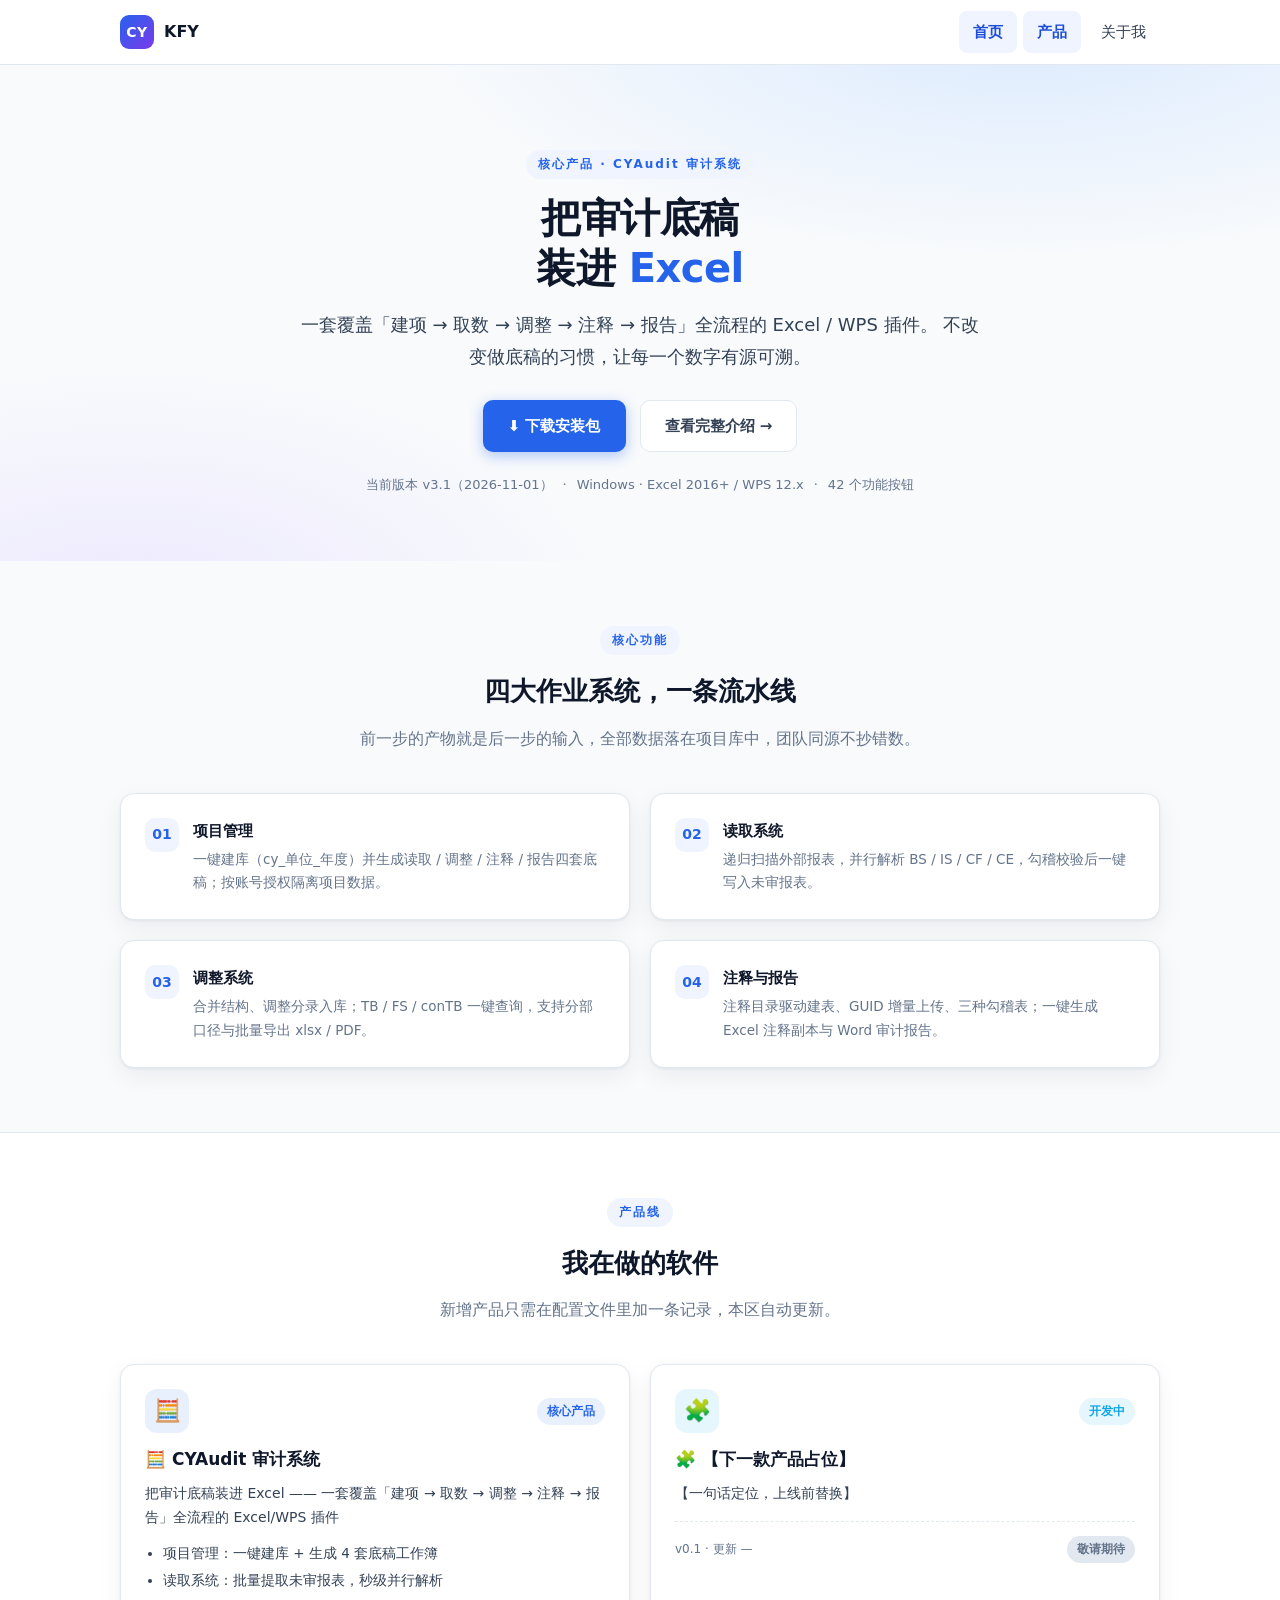
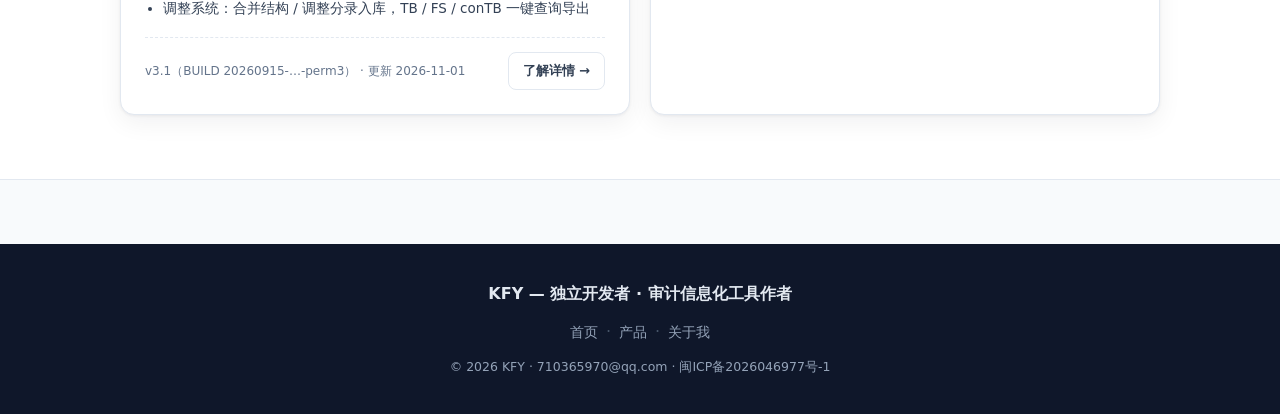
<file: index.html>
<!DOCTYPE html>
<html lang="zh-CN">
<head>
  <meta charset="UTF-8">
  <meta name="viewport" content="width=device-width, initial-scale=1.0">
  <title>CYAudit 审计系统 — KFY | 独立开发者</title>
  <meta name="description" content="CYAudit：把审计底稿装进 Excel 的全流程审计作业系统。个人开发者KFY的作品集与产品主页。">
  <link rel="stylesheet" href="assets/css/style.css">
</head>
<body>

  <header class="site-header" data-mount="header"></header>

  <!-- ═══════════ Hero：核心产品大版位 ═══════════ -->
  <section class="hero">
    <div class="container">
      <span class="eyebrow">核心产品 · CYAudit 审计系统</span>
      <h1>把审计底稿<br>装进 <span class="hl">Excel</span></h1>
      <p class="lead">
        一套覆盖「建项 → 取数 → 调整 → 注释 → 报告」全流程的 Excel / WPS 插件。
        不改变做底稿的习惯，让每一个数字有源可溯。
      </p>
      <div class="hero-cta">
        <a class="btn btn-primary" href="products/cyaudit.html#download">⬇ 下载安装包</a>
        <a class="btn btn-ghost" href="products/cyaudit.html">查看完整介绍 →</a>
      </div>
      <div class="hero-meta">
        <span>当前版本 v3.1（2026-11-01）</span>·<span>Windows · Excel 2016+ / WPS 12.x</span>·<span>42 个功能按钮</span>
      </div>
    </div>
  </section>

  <!-- ═══════════ 核心功能 ═══════════ -->
  <section class="section">
    <div class="container">
      <div class="section-head">
        <span class="eyebrow">核心功能</span>
        <h2>四大作业系统，一条流水线</h2>
        <p>前一步的产物就是后一步的输入，全部数据落在项目库中，团队同源不抄错数。</p>
      </div>
      <div class="grid grid-2">
        <div class="card feature-item"><span class="feature-num">01</span>
          <div><h3>项目管理</h3><p>一键建库（cy_单位_年度）并生成读取 / 调整 / 注释 / 报告四套底稿；按账号授权隔离项目数据。</p></div></div>
        <div class="card feature-item"><span class="feature-num">02</span>
          <div><h3>读取系统</h3><p>递归扫描外部报表，并行解析 BS / IS / CF / CE，勾稽校验后一键写入未审报表。</p></div></div>
        <div class="card feature-item"><span class="feature-num">03</span>
          <div><h3>调整系统</h3><p>合并结构、调整分录入库；TB / FS / conTB 一键查询，支持分部口径与批量导出 xlsx / PDF。</p></div></div>
        <div class="card feature-item"><span class="feature-num">04</span>
          <div><h3>注释与报告</h3><p>注释目录驱动建表、GUID 增量上传、三种勾稽表；一键生成 Excel 注释副本与 Word 审计报告。</p></div></div>
      </div>
    </div>
  </section>

  <!-- ═══════════ 产品总览（含其他产品，随 site-config.js 扩展） ═══════════ -->
  <section class="section section-alt">
    <div class="container">
      <div class="section-head">
        <span class="eyebrow">产品线</span>
        <h2>我在做的软件</h2>
        <p>新增产品只需在配置文件里加一条记录，本区自动更新。</p>
      </div>
      <div class="grid grid-2" data-mount="all-products"></div>
    </div>
  </section>

  <footer class="site-footer" data-mount="footer"></footer>
  <script src="assets/js/site-config.js"></script>
  <script src="assets/js/main.js"></script>
</body>
</html>
</file>
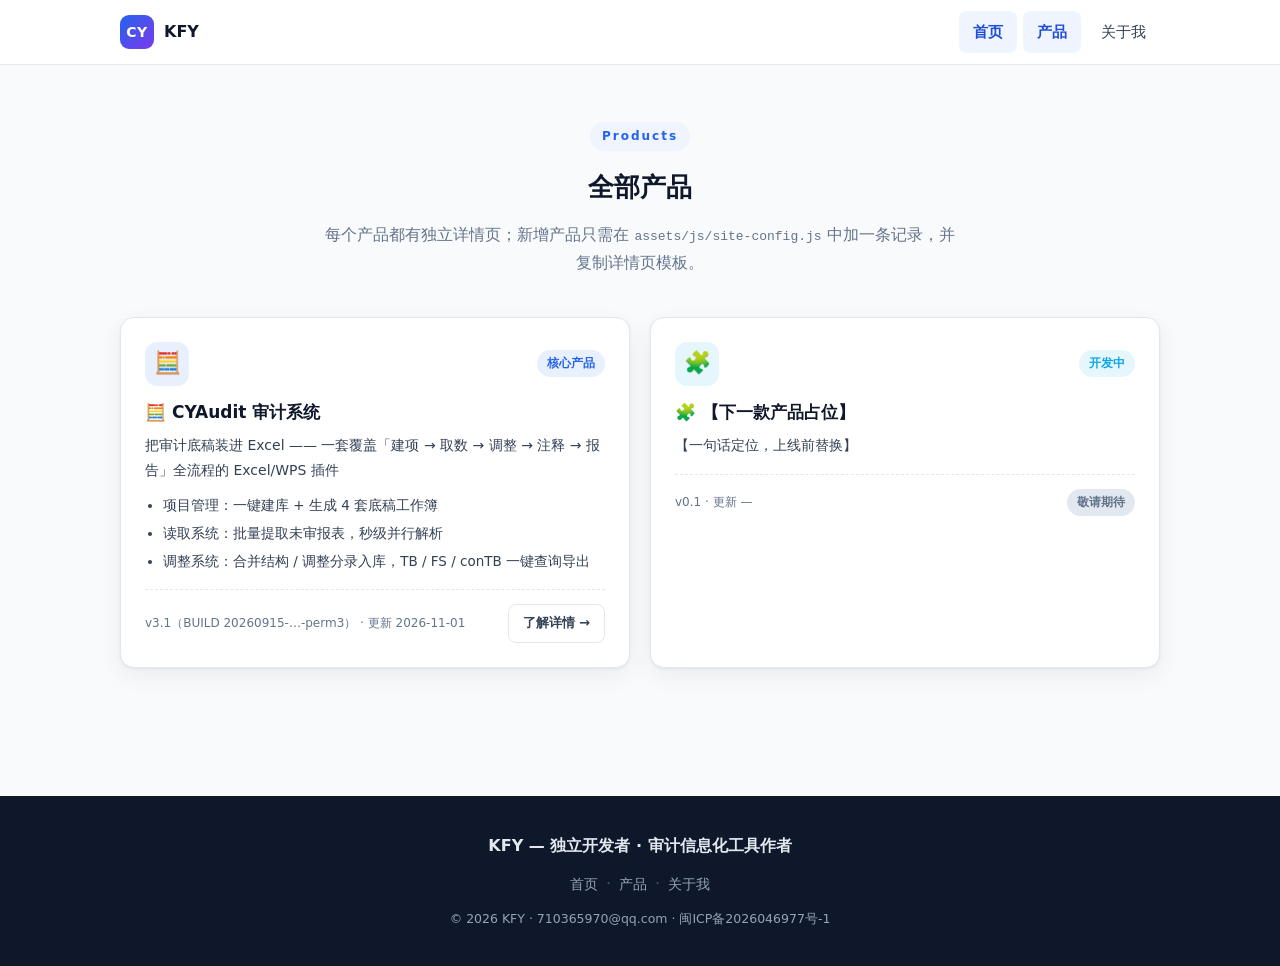
<file: products/index.html>
<!DOCTYPE html>
<html lang="zh-CN">
<head>
  <meta charset="UTF-8">
  <meta name="viewport" content="width=device-width, initial-scale=1.0">
  <title>产品列表 — 【你的名字】 | 独立开发者</title>
  <meta name="description" content="个人开发者的软件产品列表：CYAudit 审计系统及后续作品。">
  <link rel="stylesheet" href="../assets/css/style.css">
</head>
<body>

  <header class="site-header" data-mount="header"></header>

  <section class="section" style="padding-top:56px;">
    <div class="container">
      <div class="section-head">
        <span class="eyebrow">Products</span>
        <h2>全部产品</h2>
        <p>每个产品都有独立详情页；新增产品只需在 <code>assets/js/site-config.js</code> 中加一条记录，并复制详情页模板。</p>
      </div>
      <div class="grid grid-2" data-mount="all-products"></div>
    </div>
  </section>

  <footer class="site-footer" data-mount="footer"></footer>
  <script src="../assets/js/site-config.js"></script>
  <script src="../assets/js/main.js"></script>
</body>
</html>
</file>
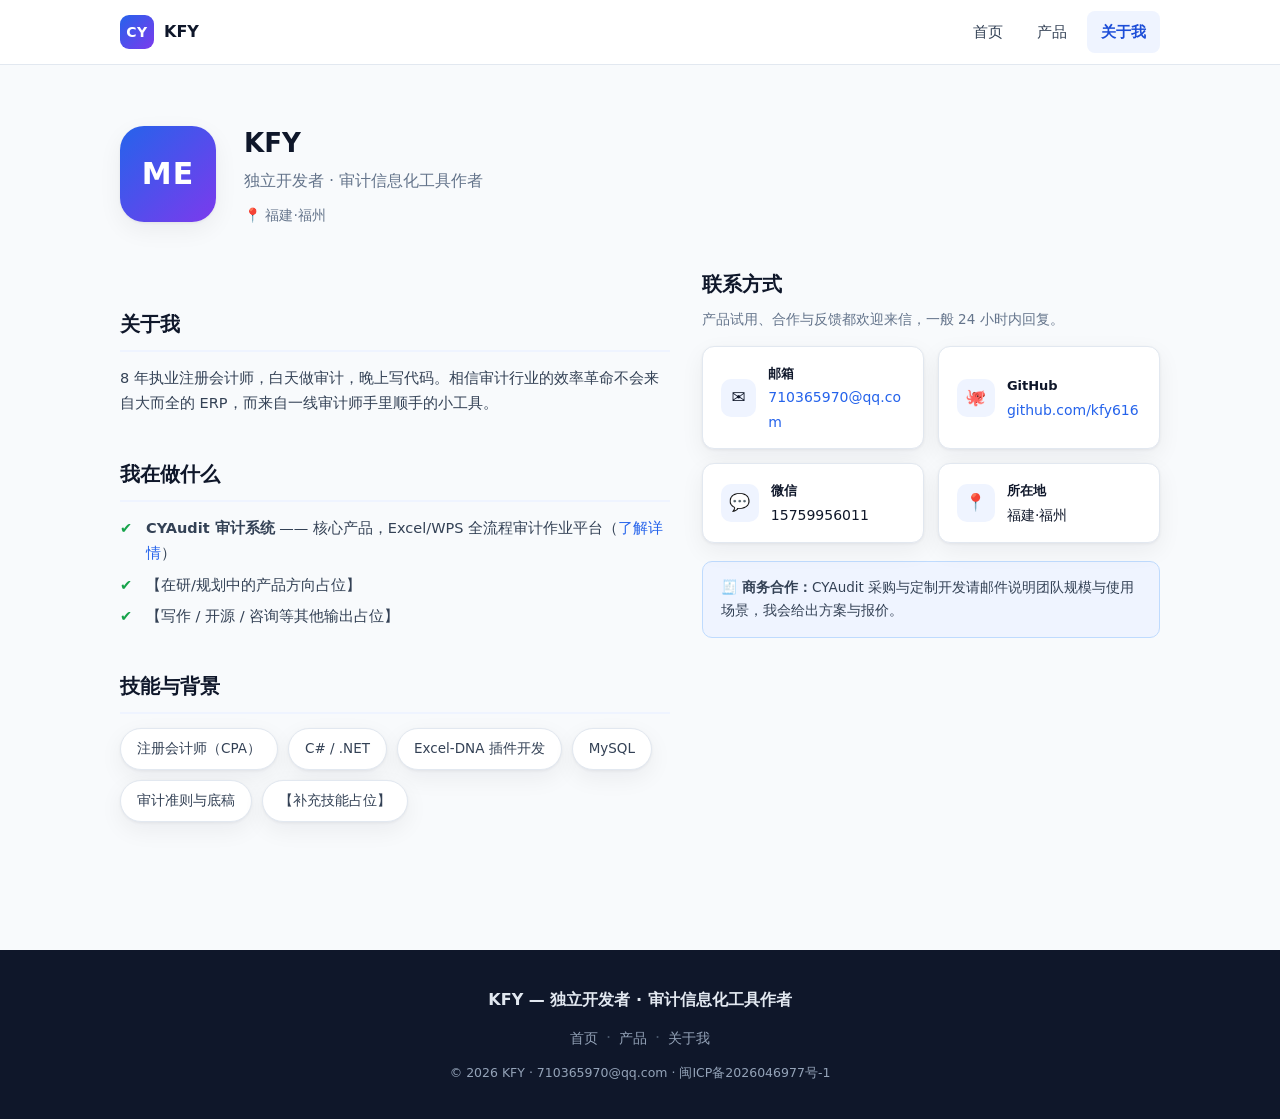
<file: about.html>
<!DOCTYPE html>
<html lang="zh-CN">
<head>
  <meta charset="UTF-8">
  <meta name="viewport" content="width=device-width, initial-scale=1.0">
  <title>关于我 — KFY | 独立开发者</title>
  <meta name="description" content="独立开发者KFY：审计信息化工具作者，CYAudit 作者。">
  <link rel="stylesheet" href="assets/css/style.css">
</head>
<body>

  <header class="site-header" data-mount="header"></header>

  <section class="section" style="padding-top:56px;">
    <div class="container">

      <div class="about-hero">
        <div class="avatar" data-about="avatar">ME</div>
        <div>
          <h1 style="font-size:26px;" data-about="name">KFY</h1>
          <p style="color:var(--ink-3);" data-about="title">独立开发者 · 审计信息化工具作者</p>
          <p style="margin-top:8px;font-size:14px;color:var(--ink-3);">📍 <span data-about="location">【城市】</span></p>
        </div>
      </div>

      <div class="two-col">
        <div class="prose">
          <h2>关于我</h2>
          <p data-about="bio">【一段 50–100 字的个人简介：例如「8 年执业注册会计师，白天做审计，晚上写代码。相信审计行业的效率革命不会来自大而全的 ERP，而来自一线审计师手里顺手的小工具。」】</p>
          <h2>我在做什么</h2>
          <ul class="check-list">
            <li><b>CYAudit 审计系统</b> —— 核心产品，Excel/WPS 全流程审计作业平台（<a href="products/cyaudit.html">了解详情</a>）</li>
            <li>【在研/规划中的产品方向占位】</li>
            <li>【写作 / 开源 / 咨询等其他输出占位】</li>
          </ul>
          <h2>技能与背景</h2>
          <div class="chips">
            <span class="chip">注册会计师（CPA）</span>
            <span class="chip">C# / .NET</span>
            <span class="chip">Excel-DNA 插件开发</span>
            <span class="chip">MySQL</span>
            <span class="chip">审计准则与底稿</span>
            <span class="chip">【补充技能占位】</span>
          </div>
        </div>

        <div>
          <h2 style="font-size:20px;margin-bottom:6px;">联系方式</h2>
          <p style="font-size:13.5px;color:var(--ink-3);">产品试用、合作与反馈都欢迎来信，一般 24 小时内回复。</p>
          <div class="contact-list">
            <div class="contact-item"><span class="ci-icon">✉️</span>
              <div><b style="font-size:13px;">邮箱</b><br><a data-about="mail-link" href="mailto:you@example.com" data-about="email">710365970@qq.com</a></div></div>
            <div class="contact-item"><span class="ci-icon">🐙</span>
              <div><b style="font-size:13px;">GitHub</b><br><a data-about="github" href="https://github.com/kfy616" target="_blank" rel="noopener">github.com/kfy616</a></div></div>
            <div class="contact-item"><span class="ci-icon">💬</span>
              <div><b style="font-size:13px;">微信</b><br><span data-about="wechat">15759956011</span></div></div>
            <div class="contact-item"><span class="ci-icon">📍</span>
              <div><b style="font-size:13px;">所在地</b><br><span data-about="location">福建·福州</span></div></div>
          </div>
          <div class="note-box" style="margin-top:18px;">
            🧾 <b>商务合作：</b>CYAudit 采购与定制开发请邮件说明团队规模与使用场景，我会给出方案与报价。
          </div>
        </div>
      </div>

    </div>
  </section>

  <footer class="site-footer" data-mount="footer"></footer>
  <script src="assets/js/site-config.js"></script>
  <script src="assets/js/main.js"></script>
</body>
</html>
</file>
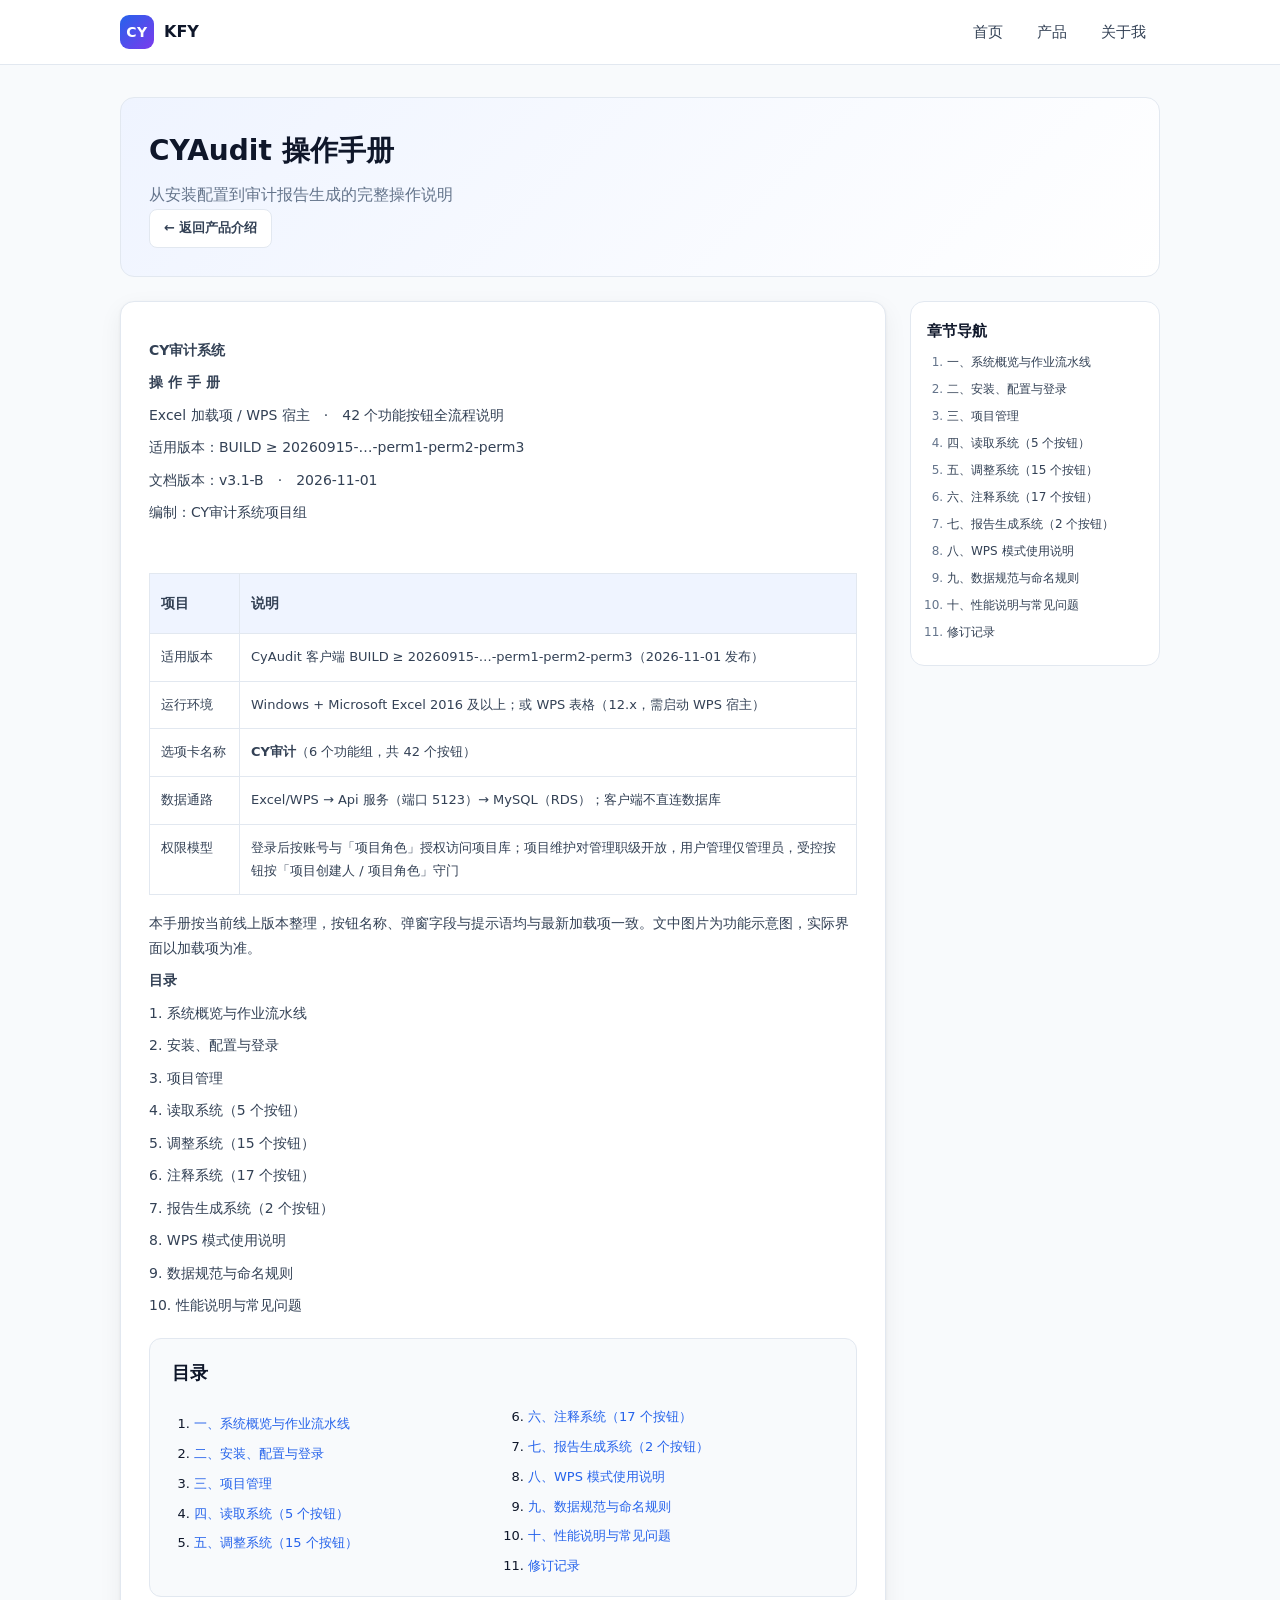
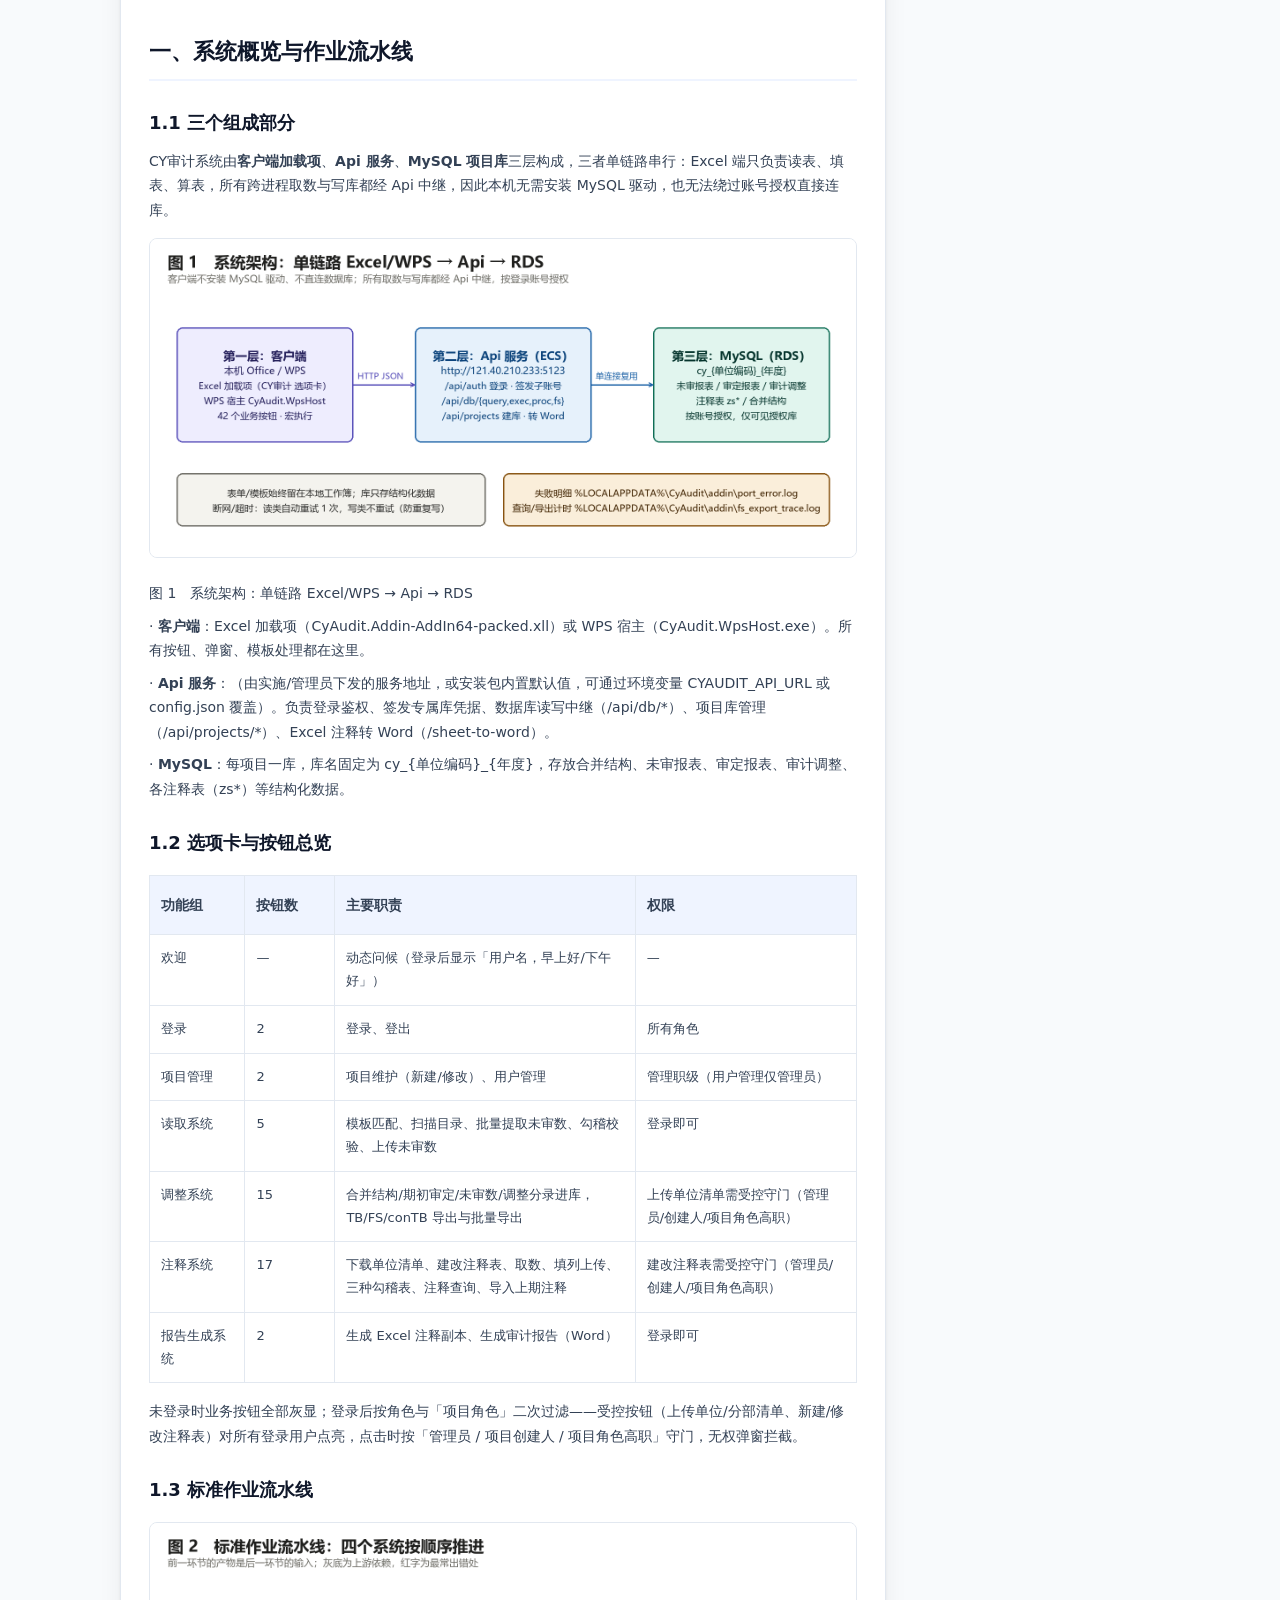
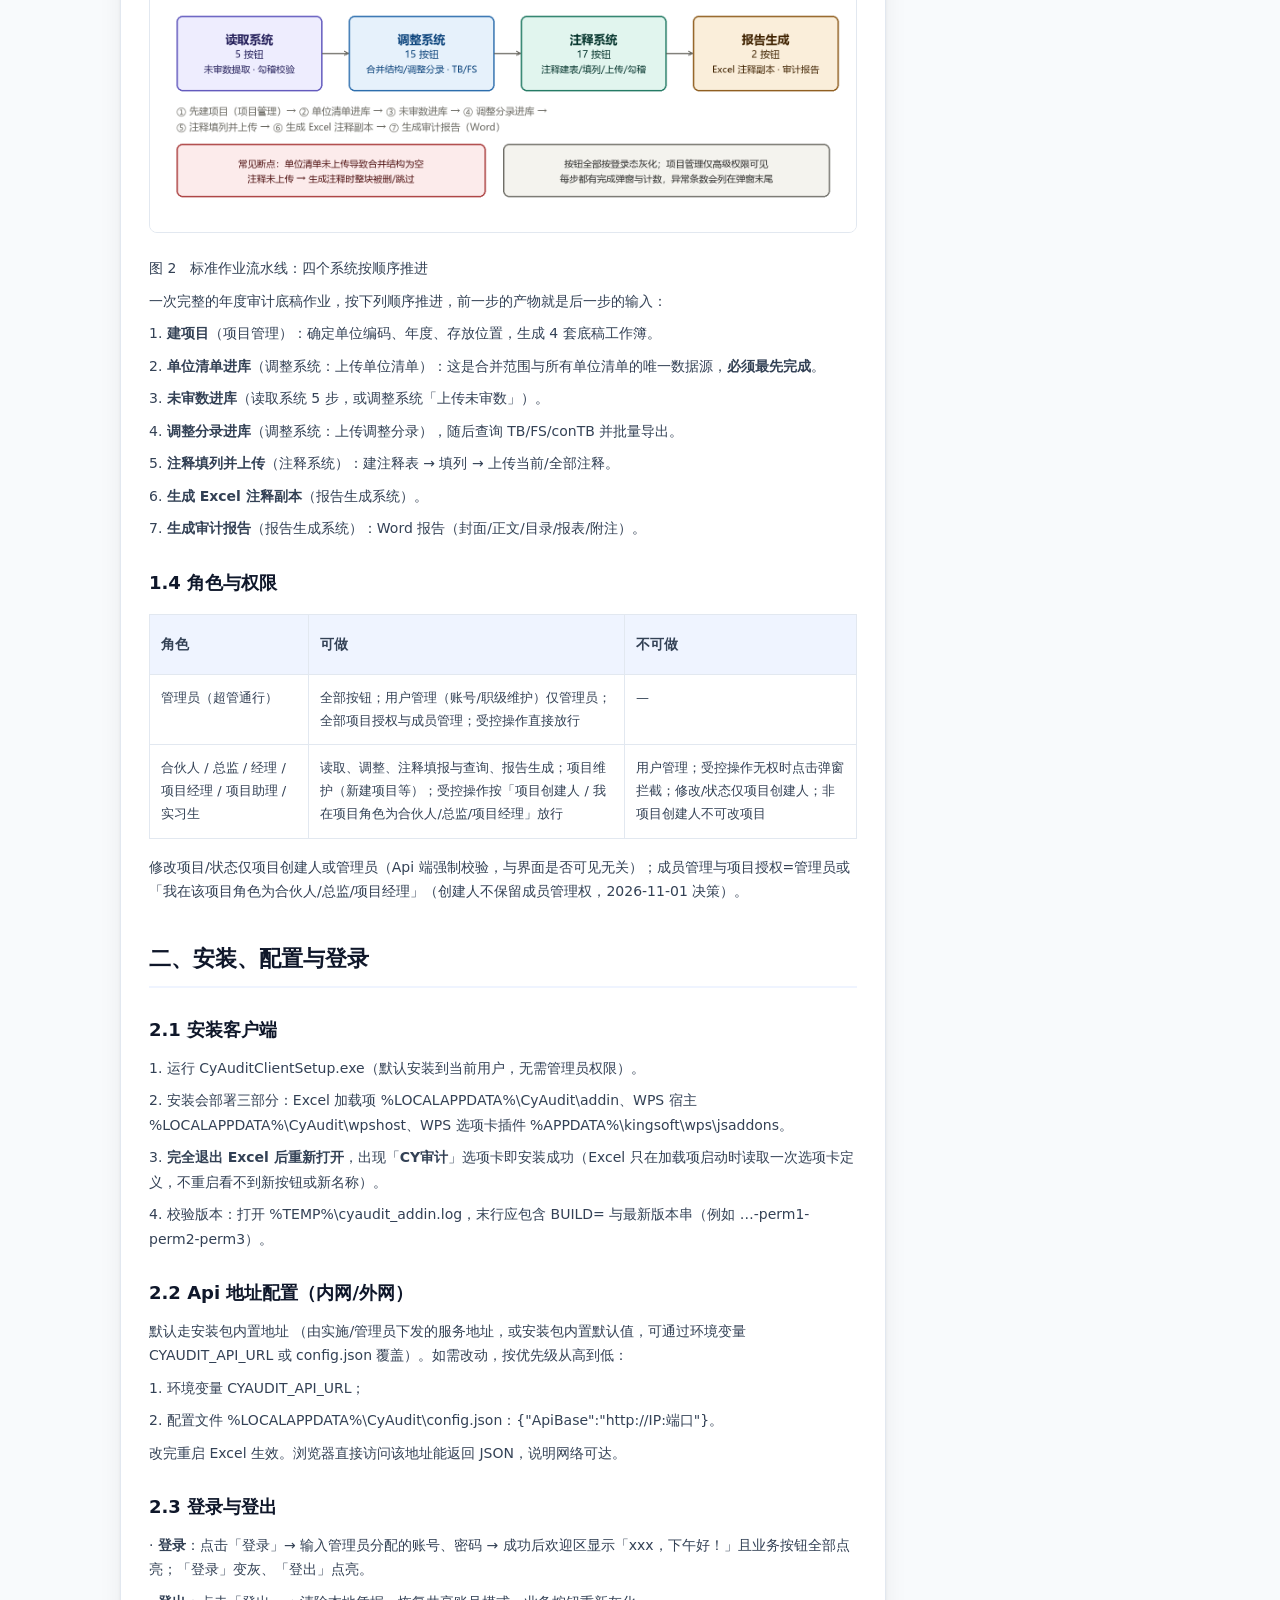
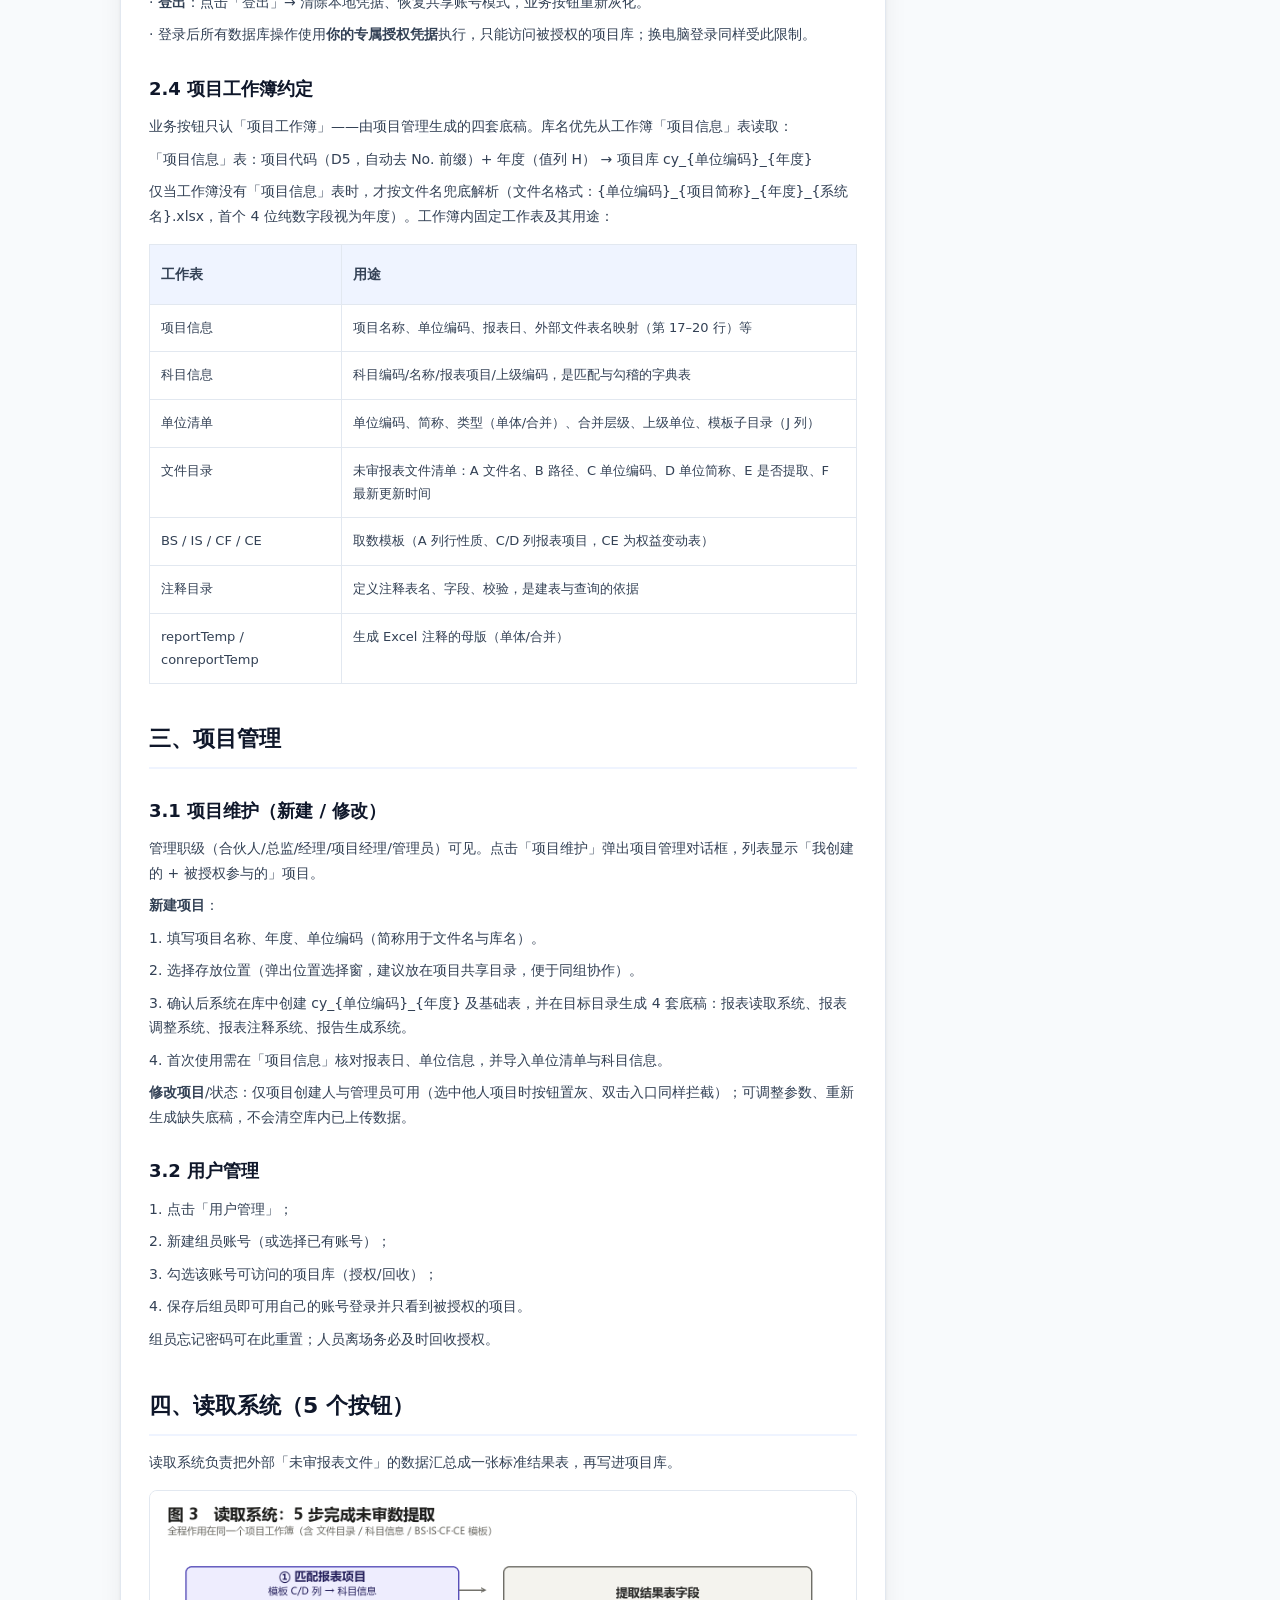
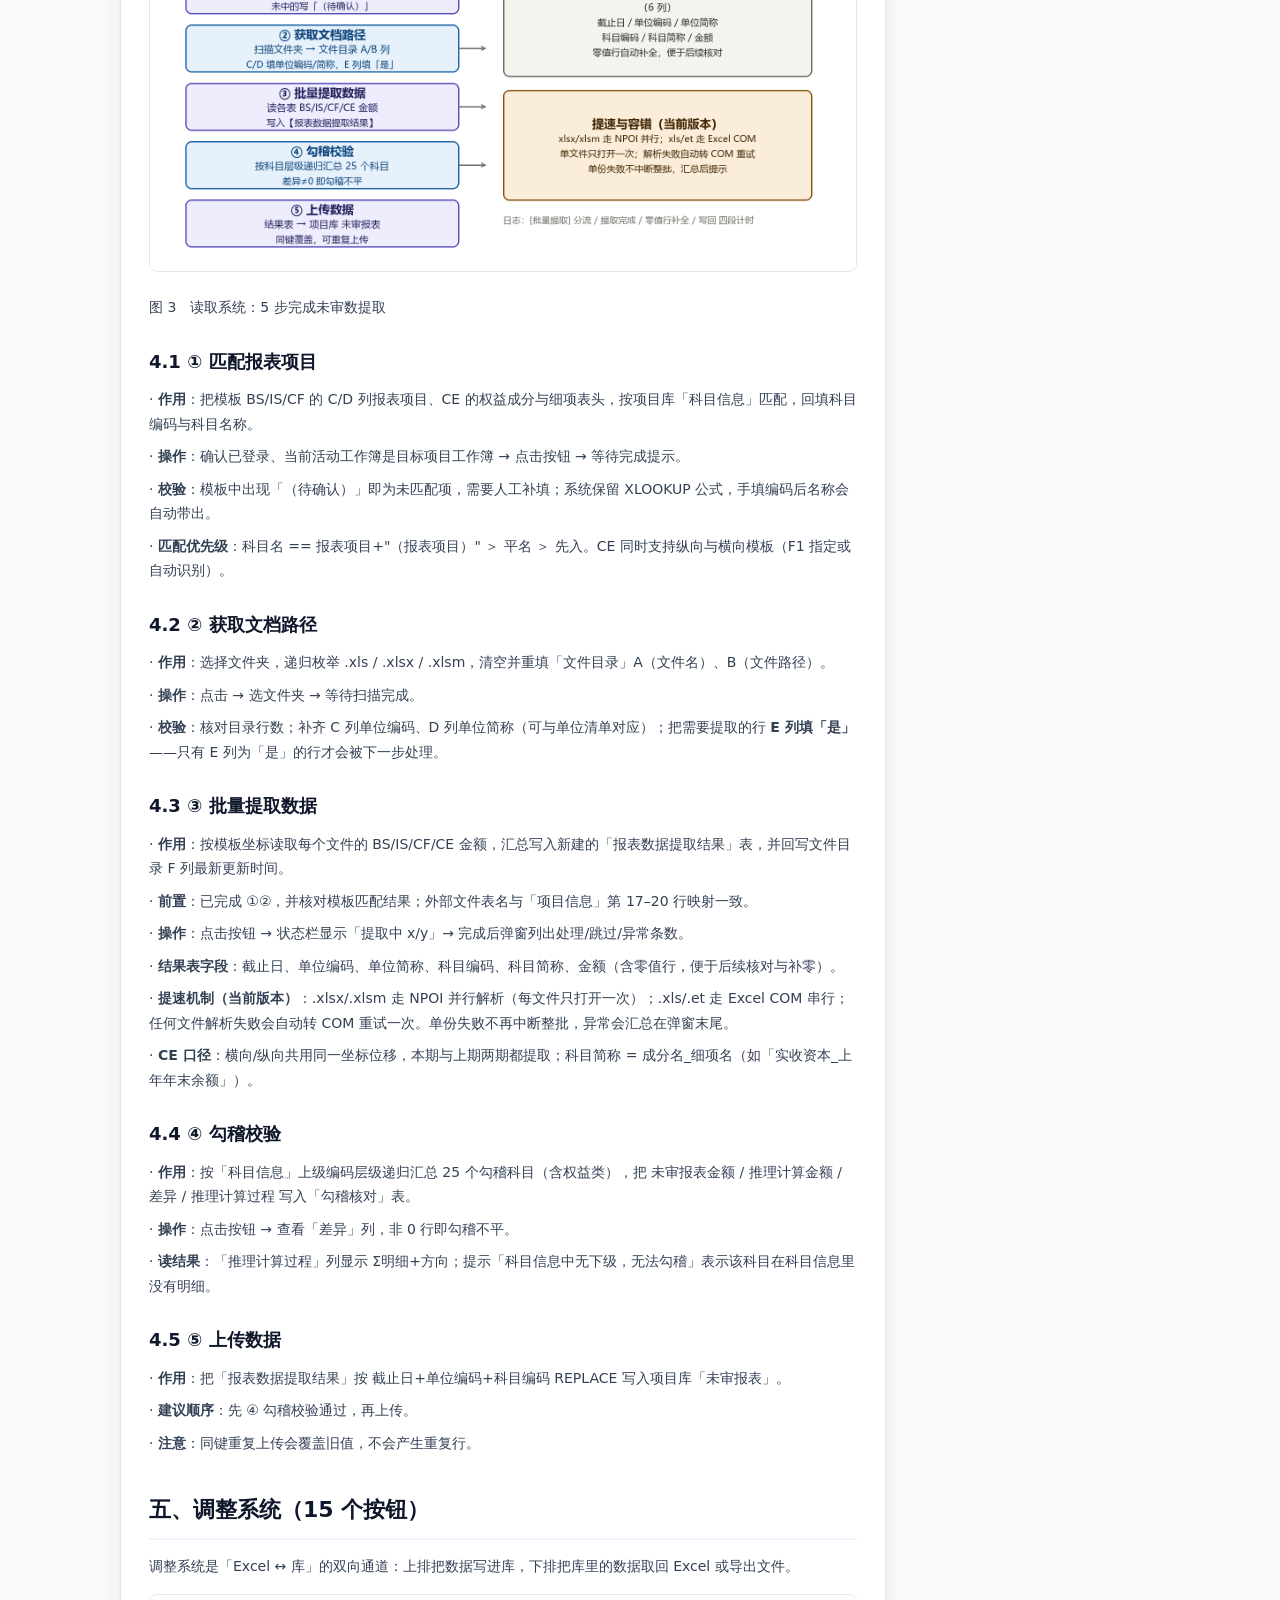
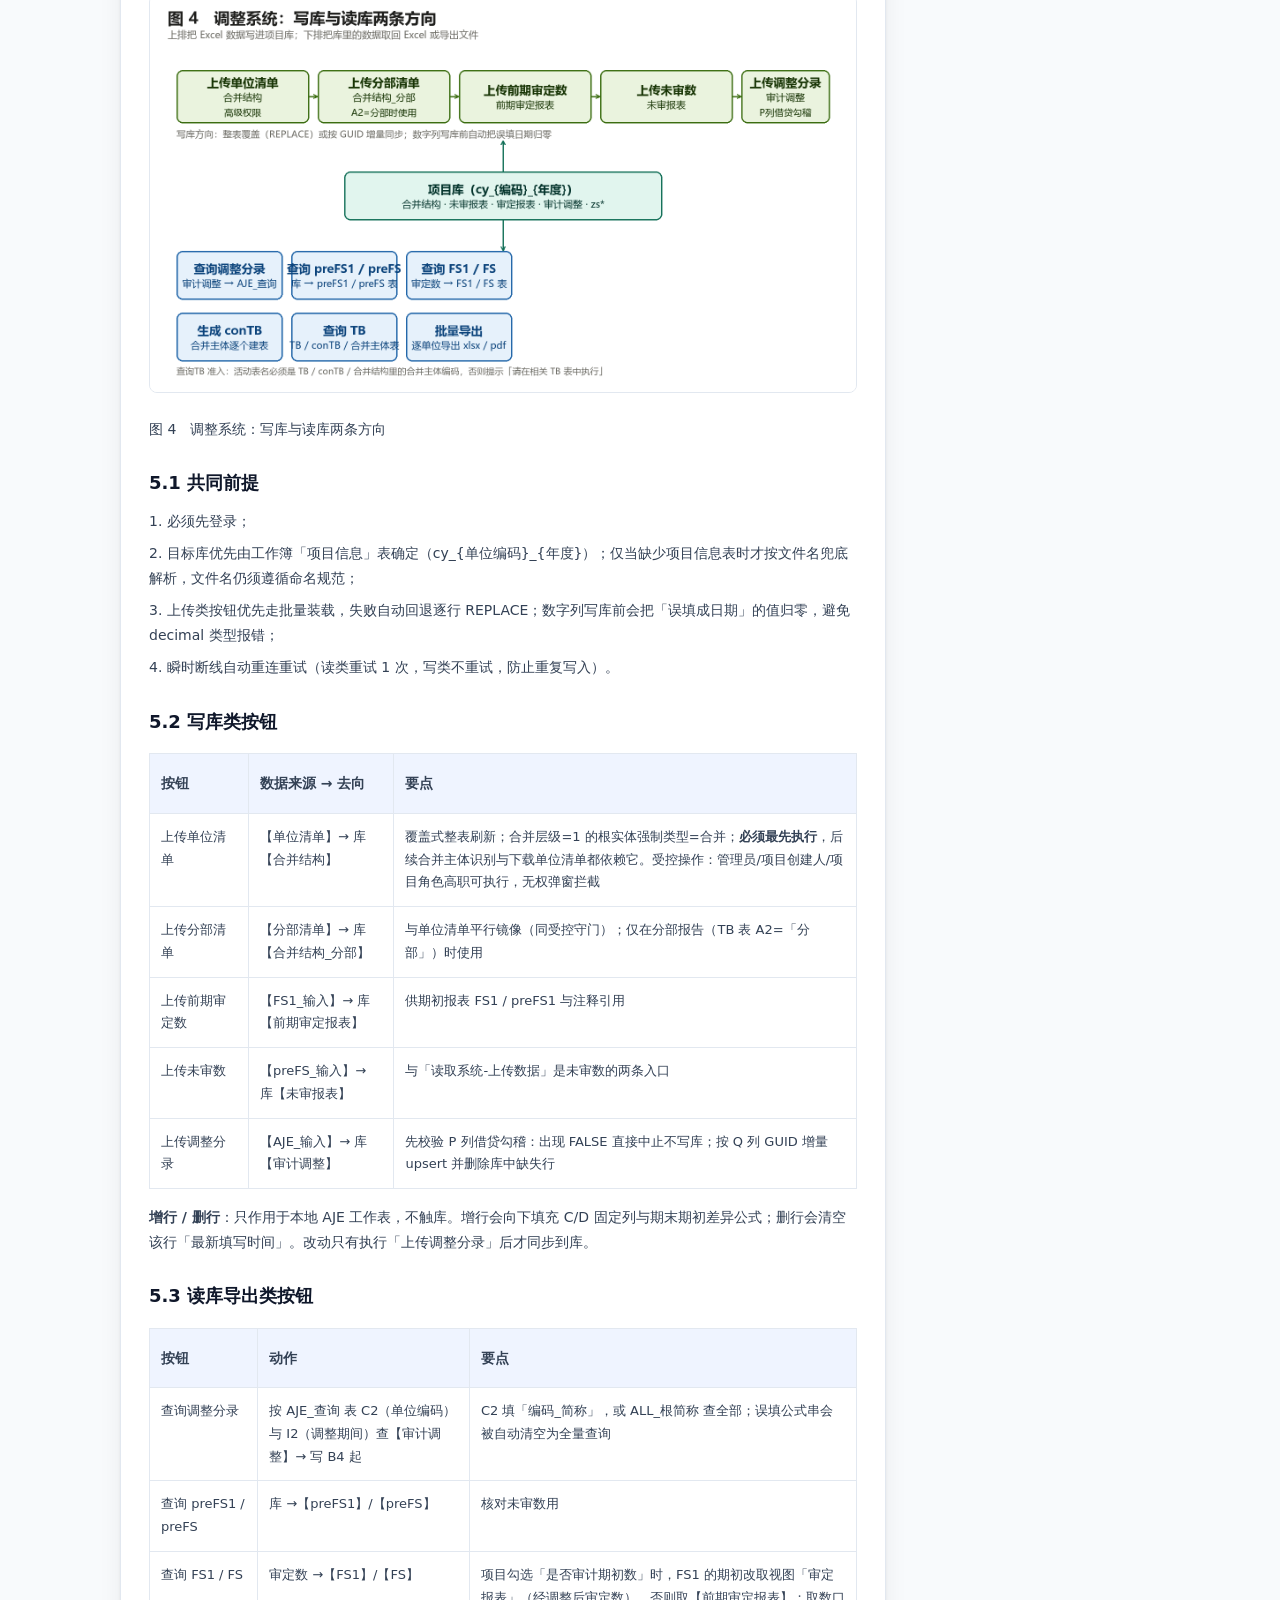
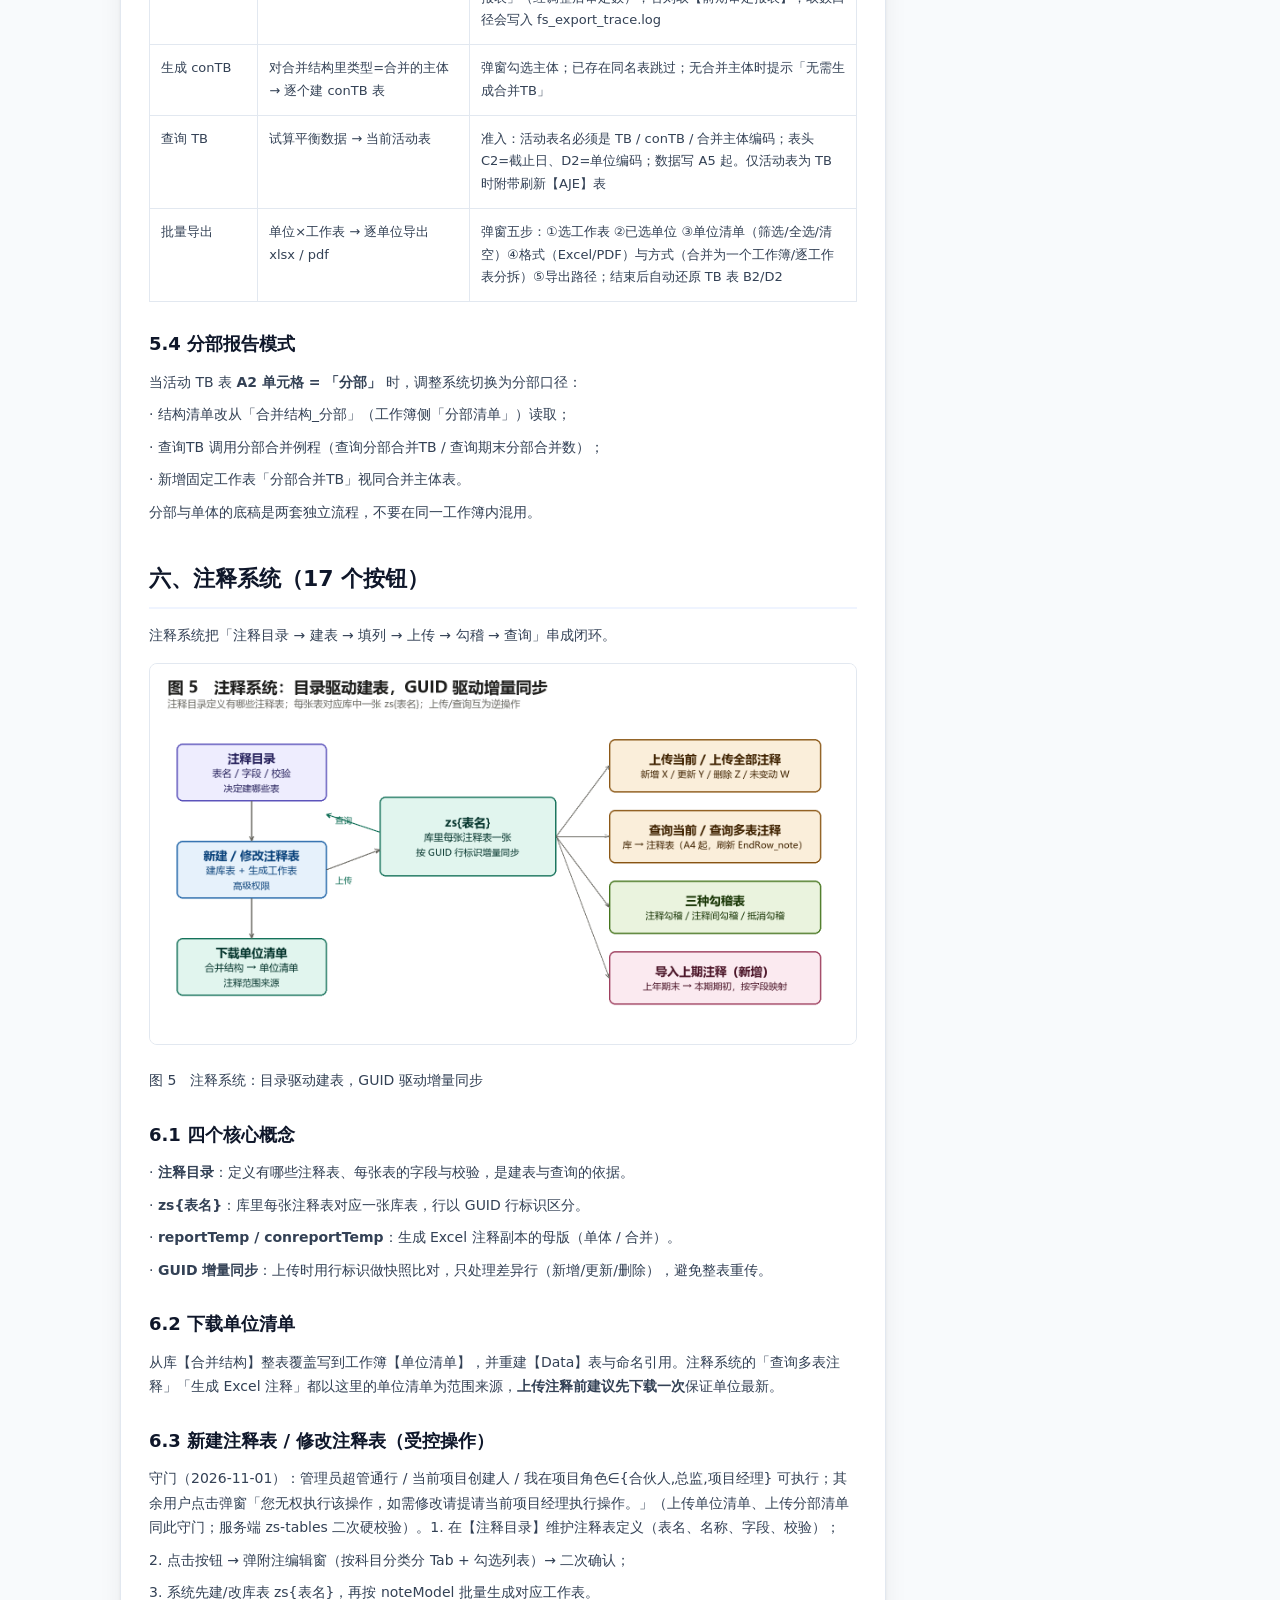
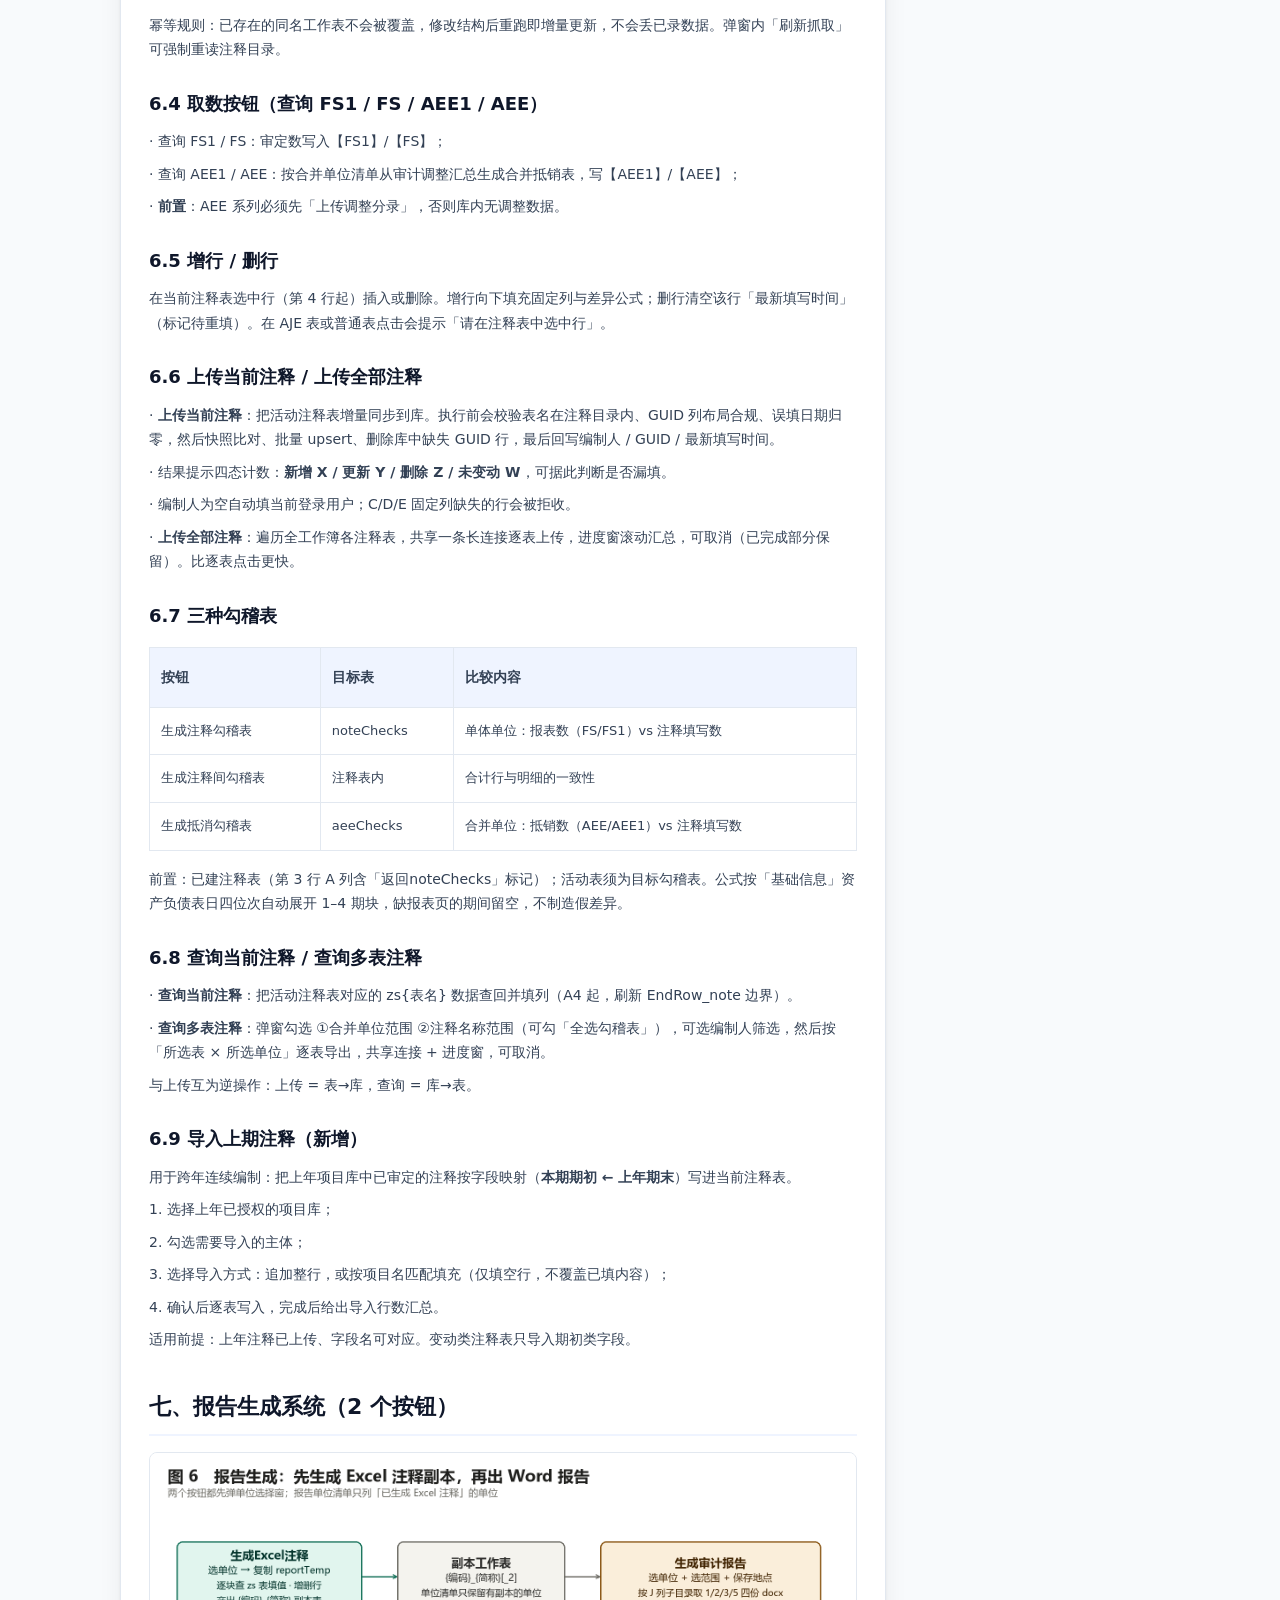
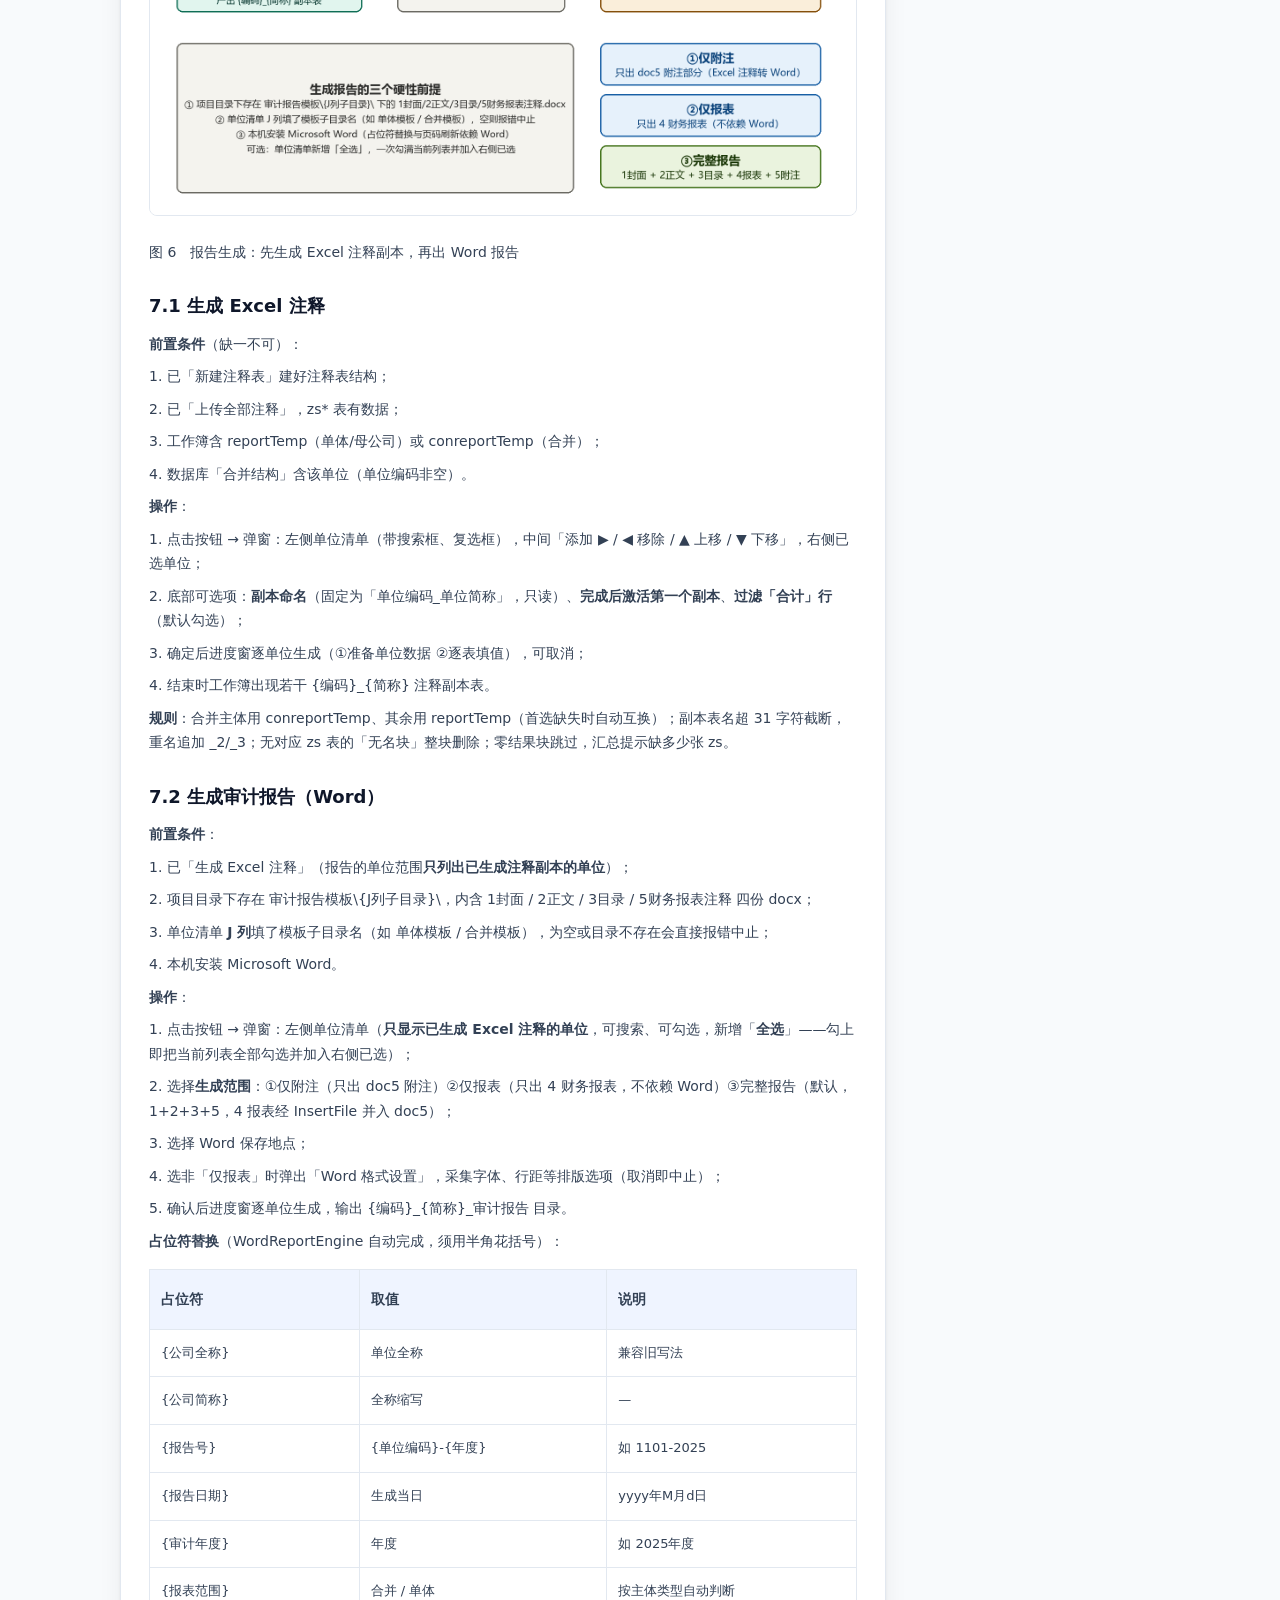
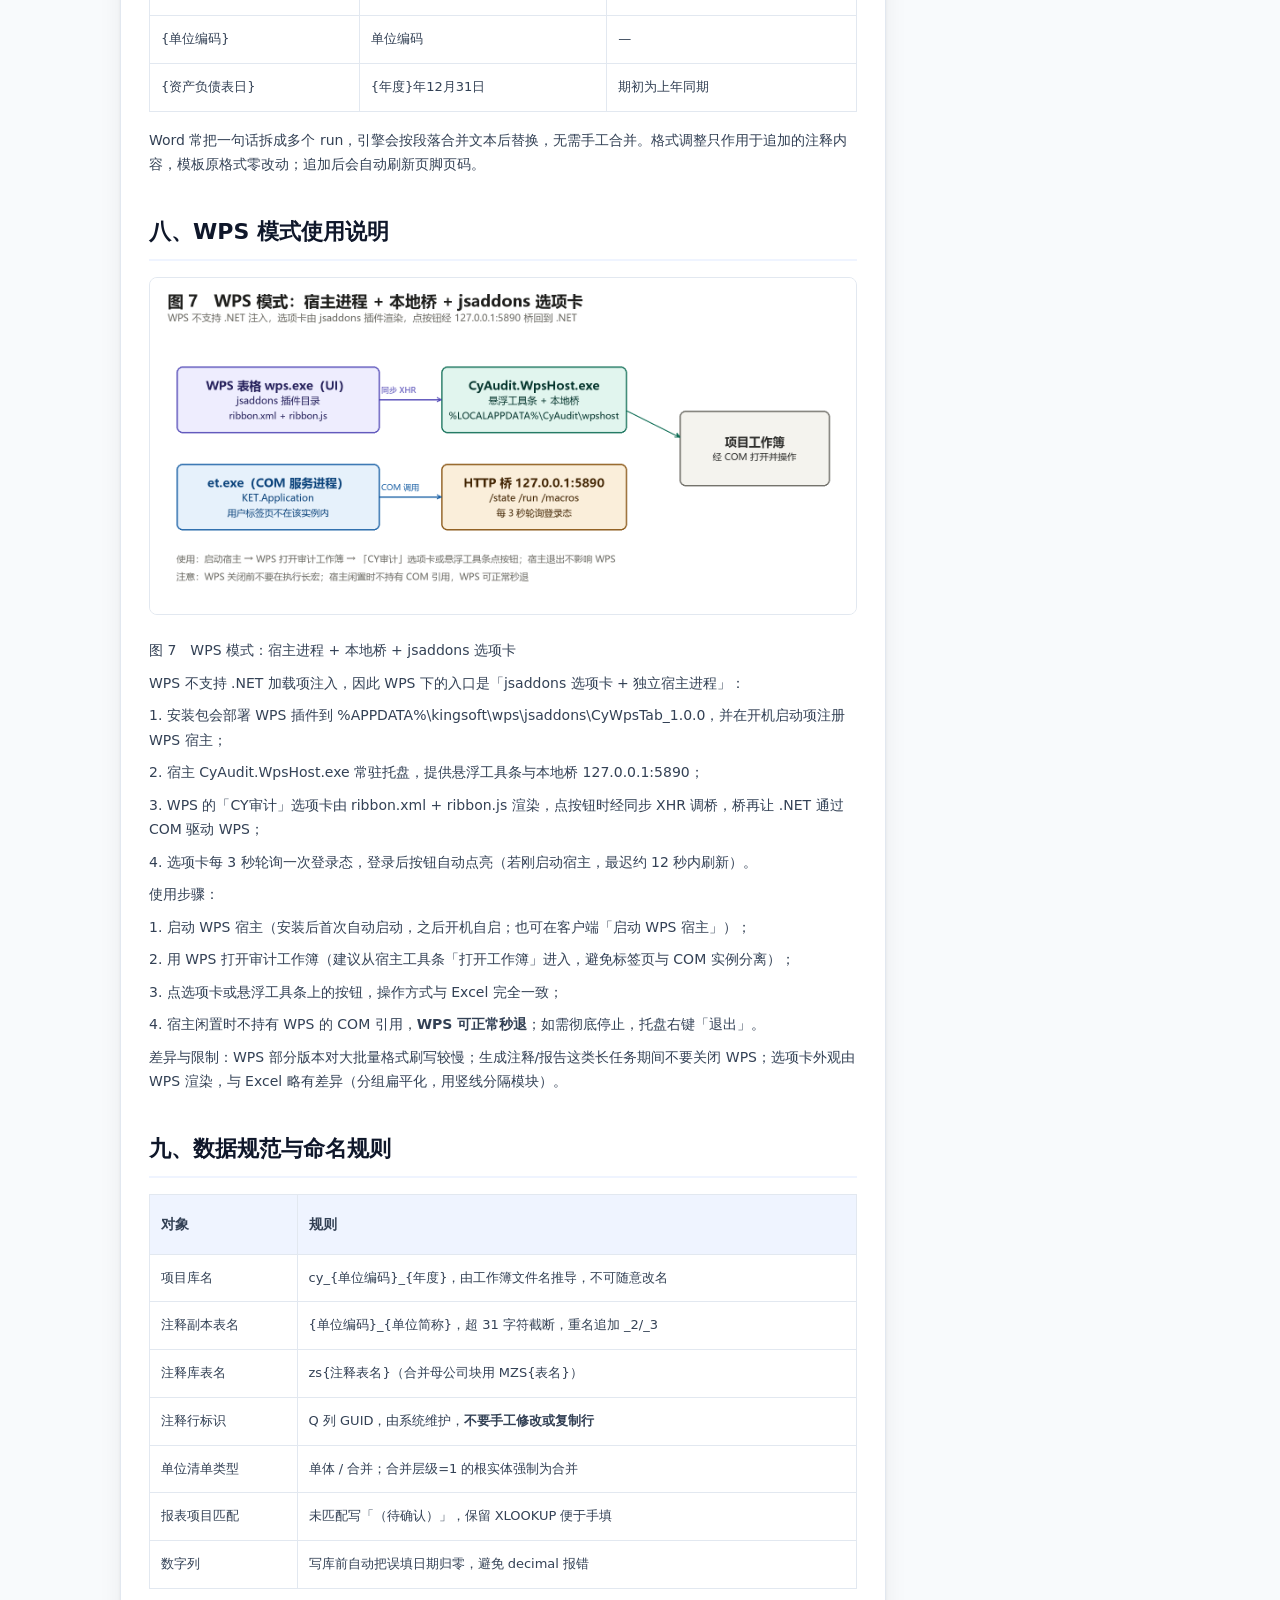
<file: products/cyaudit-manual.html>
<!DOCTYPE html><html lang="zh-CN"><head><meta charset="UTF-8"><meta name="viewport" content="width=device-width, initial-scale=1.0"><title>CYAudit &#x64cd;&#x4f5c;&#x624b;&#x518c;</title><meta name="description" content="CYAudit operation manual: setup, project management, data import, adjustments, notes, reports, and troubleshooting."><link rel="stylesheet" href="../assets/css/style.css"></head><body><header class="site-header" data-mount="header"></header><main class="container"><section class="manual-hero"><h1>CYAudit &#x64cd;&#x4f5c;&#x624b;&#x518c;</h1><p>&#x4ece;&#x5b89;&#x88c5;&#x914d;&#x7f6e;&#x5230;&#x5ba1;&#x8ba1;&#x62a5;&#x544a;&#x751f;&#x6210;&#x7684;&#x5b8c;&#x6574;&#x64cd;&#x4f5c;&#x8bf4;&#x660e;</p><a class="btn btn-ghost btn-sm" href="cyaudit.html">&larr; &#x8fd4;&#x56de;&#x4ea7;&#x54c1;&#x4ecb;&#x7ecd;</a></section><div class="manual-layout"><article class="manual-document"><p><strong>CY审计系统</strong></p><p><strong>操 作 手 册</strong></p><p>Excel 加载项 / WPS 宿主　·　42 个功能按钮全流程说明</p><p>适用版本：BUILD ≥ 20260915-…-perm1-perm2-perm3</p><p>文档版本：v3.1-B　·　2026-11-01</p><p>编制：CY审计系统项目组</p><p><br></p><div class="manual-table-wrap"><table class="manual-table"><tbody><tr><th><p><strong>项目</strong></p></th><th><p><strong>说明</strong></p></th></tr><tr><td><p>适用版本</p></td><td><p>CyAudit 客户端 BUILD ≥ 20260915-…-perm1-perm2-perm3（2026-11-01 发布）</p></td></tr><tr><td><p>运行环境</p></td><td><p>Windows + Microsoft Excel 2016 及以上；或 WPS 表格（12.x，需启动 WPS 宿主）</p></td></tr><tr><td><p>选项卡名称</p></td><td><p><strong>CY审计</strong>（6 个功能组，共 42 个按钮）</p></td></tr><tr><td><p>数据通路</p></td><td><p>Excel/WPS → Api 服务（端口 5123）→ MySQL（RDS）；客户端不直连数据库</p></td></tr><tr><td><p>权限模型</p></td><td><p>登录后按账号与「项目角色」授权访问项目库；项目维护对管理职级开放，用户管理仅管理员，受控按钮按「项目创建人 / 项目角色」守门</p></td></tr></tbody></table></div><p>本手册按当前线上版本整理，按钮名称、弹窗字段与提示语均与最新加载项一致。文中图片为功能示意图，实际界面以加载项为准。</p><p><strong>目录</strong></p><p>1. 系统概览与作业流水线</p><p>2. 安装、配置与登录</p><p>3. 项目管理</p><p>4. 读取系统（5 个按钮）</p><p>5. 调整系统（15 个按钮）</p><p>6. 注释系统（17 个按钮）</p><p>7. 报告生成系统（2 个按钮）</p><p>8. WPS 模式使用说明</p><p>9. 数据规范与命名规则</p><p>10. 性能说明与常见问题</p><nav class="manual-toc"><h2>&#x76ee;&#x5f55;</h2><ol><li><a href="#manual-chapter-01">一、系统概览与作业流水线</a></li><li><a href="#manual-chapter-02">二、安装、配置与登录</a></li><li><a href="#manual-chapter-03">三、项目管理</a></li><li><a href="#manual-chapter-04">四、读取系统（5 个按钮）</a></li><li><a href="#manual-chapter-05">五、调整系统（15 个按钮）</a></li><li><a href="#manual-chapter-06">六、注释系统（17 个按钮）</a></li><li><a href="#manual-chapter-07">七、报告生成系统（2 个按钮）</a></li><li><a href="#manual-chapter-08">八、WPS 模式使用说明</a></li><li><a href="#manual-chapter-09">九、数据规范与命名规则</a></li><li><a href="#manual-chapter-10">十、性能说明与常见问题</a></li><li><a href="#manual-chapter-11">修订记录</a></li></ol></nav><h2 id="manual-chapter-01"><strong>一、系统概览与作业流水线</strong></h2><h3 id="manual-section-001"><strong>1.1 三个组成部分</strong></h3><p>CY审计系统由<strong>客户端加载项</strong>、<strong>Api 服务</strong>、<strong>MySQL 项目库</strong>三层构成，三者单链路串行：Excel 端只负责读表、填表、算表，所有跨进程取数与写库都经 Api 中继，因此本机无需安装 MySQL 驱动，也无法绕过账号授权直接连库。</p><p class="manual-image-paragraph"><img class="manual-inline-image" src="../assets/images/manual/image1.png" alt="CYAudit manual illustration"></p><p>图 1　系统架构：单链路 Excel/WPS → Api → RDS</p><p>· <strong>客户端</strong>：Excel 加载项（CyAudit.Addin-AddIn64-packed.xll）或 WPS 宿主（CyAudit.WpsHost.exe）。所有按钮、弹窗、模板处理都在这里。</p><p>· <strong>Api 服务</strong>：（由实施/管理员下发的服务地址，或安装包内置默认值，可通过环境变量 CYAUDIT_API_URL 或 config.json 覆盖）。负责登录鉴权、签发专属库凭据、数据库读写中继（/api/db/*）、项目库管理（/api/projects/*）、Excel 注释转 Word（/sheet-to-word）。</p><p>· <strong>MySQL</strong>：每项目一库，库名固定为 cy_{单位编码}_{年度}，存放合并结构、未审报表、审定报表、审计调整、各注释表（zs*）等结构化数据。</p><h3 id="manual-section-002"><strong>1.2 选项卡与按钮总览</strong></h3><div class="manual-table-wrap"><table class="manual-table"><tbody><tr><th><p><strong>功能组</strong></p></th><th><p><strong>按钮数</strong></p></th><th><p><strong>主要职责</strong></p></th><th><p><strong>权限</strong></p></th></tr><tr><td><p>欢迎</p></td><td><p>—</p></td><td><p>动态问候（登录后显示「用户名，早上好/下午好」）</p></td><td><p>—</p></td></tr><tr><td><p>登录</p></td><td><p>2</p></td><td><p>登录、登出</p></td><td><p>所有角色</p></td></tr><tr><td><p>项目管理</p></td><td><p>2</p></td><td><p>项目维护（新建/修改）、用户管理</p></td><td><p>管理职级（用户管理仅管理员）</p></td></tr><tr><td><p>读取系统</p></td><td><p>5</p></td><td><p>模板匹配、扫描目录、批量提取未审数、勾稽校验、上传未审数</p></td><td><p>登录即可</p></td></tr><tr><td><p>调整系统</p></td><td><p>15</p></td><td><p>合并结构/期初审定/未审数/调整分录进库，TB/FS/conTB 导出与批量导出</p></td><td><p>上传单位清单需受控守门（管理员/创建人/项目角色高职）</p></td></tr><tr><td><p>注释系统</p></td><td><p>17</p></td><td><p>下载单位清单、建改注释表、取数、填列上传、三种勾稽表、注释查询、导入上期注释</p></td><td><p>建改注释表需受控守门（管理员/创建人/项目角色高职）</p></td></tr><tr><td><p>报告生成系统</p></td><td><p>2</p></td><td><p>生成 Excel 注释副本、生成审计报告（Word）</p></td><td><p>登录即可</p></td></tr></tbody></table></div><p>未登录时业务按钮全部灰显；登录后按角色与「项目角色」二次过滤——受控按钮（上传单位/分部清单、新建/修改注释表）对所有登录用户点亮，点击时按「管理员 / 项目创建人 / 项目角色高职」守门，无权弹窗拦截。</p><h3 id="manual-section-003"><strong>1.3 标准作业流水线</strong></h3><p class="manual-image-paragraph"><img class="manual-inline-image" src="../assets/images/manual/image2.png" alt="CYAudit manual illustration"></p><p>图 2　标准作业流水线：四个系统按顺序推进</p><p>一次完整的年度审计底稿作业，按下列顺序推进，前一步的产物就是后一步的输入：</p><p>1. <strong>建项目</strong>（项目管理）：确定单位编码、年度、存放位置，生成 4 套底稿工作簿。</p><p>2. <strong>单位清单进库</strong>（调整系统：上传单位清单）：这是合并范围与所有单位清单的唯一数据源，<strong>必须最先完成</strong>。</p><p>3. <strong>未审数进库</strong>（读取系统 5 步，或调整系统「上传未审数」）。</p><p>4. <strong>调整分录进库</strong>（调整系统：上传调整分录），随后查询 TB/FS/conTB 并批量导出。</p><p>5. <strong>注释填列并上传</strong>（注释系统）：建注释表 → 填列 → 上传当前/全部注释。</p><p>6. <strong>生成 Excel 注释副本</strong>（报告生成系统）。</p><p>7. <strong>生成审计报告</strong>（报告生成系统）：Word 报告（封面/正文/目录/报表/附注）。</p><h3 id="manual-section-004"><strong>1.4 角色与权限</strong></h3><div class="manual-table-wrap"><table class="manual-table"><tbody><tr><th><p><strong>角色</strong></p></th><th><p><strong>可做</strong></p></th><th><p><strong>不可做</strong></p></th></tr><tr><td><p>管理员（超管通行）</p></td><td><p>全部按钮；用户管理（账号/职级维护）仅管理员；全部项目授权与成员管理；受控操作直接放行</p></td><td><p>—</p></td></tr><tr><td><p>合伙人 / 总监 / 经理 / 项目经理 / 项目助理 / 实习生</p></td><td><p>读取、调整、注释填报与查询、报告生成；项目维护（新建项目等）；受控操作按「项目创建人 / 我在项目角色为合伙人/总监/项目经理」放行</p></td><td><p>用户管理；受控操作无权时点击弹窗拦截；修改/状态仅项目创建人；非项目创建人不可改项目</p></td></tr></tbody></table></div><p>修改项目/状态仅项目创建人或管理员（Api 端强制校验，与界面是否可见无关）；成员管理与项目授权=管理员或「我在该项目角色为合伙人/总监/项目经理」（创建人不保留成员管理权，2026-11-01 决策）。</p><h2 id="manual-chapter-02"><strong>二、安装、配置与登录</strong></h2><h3 id="manual-section-005"><strong>2.1 安装客户端</strong></h3><p>1. 运行 CyAuditClientSetup.exe（默认安装到当前用户，无需管理员权限）。</p><p>2. 安装会部署三部分：Excel 加载项 %LOCALAPPDATA%\CyAudit\addin、WPS 宿主 %LOCALAPPDATA%\CyAudit\wpshost、WPS 选项卡插件 %APPDATA%\kingsoft\wps\jsaddons。</p><p>3. <strong>完全退出 Excel 后重新打开</strong>，出现「<strong>CY审计</strong>」选项卡即安装成功（Excel 只在加载项启动时读取一次选项卡定义，不重启看不到新按钮或新名称）。</p><p>4. 校验版本：打开 %TEMP%\cyaudit_addin.log，末行应包含 BUILD= 与最新版本串（例如 …-perm1-perm2-perm3）。</p><h3 id="manual-section-006"><strong>2.2 Api 地址配置（内网/外网）</strong></h3><p>默认走安装包内置地址 （由实施/管理员下发的服务地址，或安装包内置默认值，可通过环境变量 CYAUDIT_API_URL 或 config.json 覆盖）。如需改动，按优先级从高到低：</p><p>1. 环境变量 CYAUDIT_API_URL；</p><p>2. 配置文件 %LOCALAPPDATA%\CyAudit\config.json：{&quot;ApiBase&quot;:&quot;http://IP:端口&quot;}。</p><p>改完重启 Excel 生效。浏览器直接访问该地址能返回 JSON，说明网络可达。</p><h3 id="manual-section-007"><strong>2.3 登录与登出</strong></h3><p>· <strong>登录</strong>：点击「登录」→ 输入管理员分配的账号、密码 → 成功后欢迎区显示「xxx，下午好！」且业务按钮全部点亮；「登录」变灰、「登出」点亮。</p><p>· <strong>登出</strong>：点击「登出」→ 清除本地凭据、恢复共享账号模式，业务按钮重新灰化。</p><p>· 登录后所有数据库操作使用<strong>你的专属授权凭据</strong>执行，只能访问被授权的项目库；换电脑登录同样受此限制。</p><h3 id="manual-section-008"><strong>2.4 项目工作簿约定</strong></h3><p>业务按钮只认「项目工作簿」——由项目管理生成的四套底稿。库名优先从工作簿「项目信息」表读取：</p><p>「项目信息」表：项目代码（D5，自动去 No. 前缀）+ 年度（值列 H） → 项目库 cy_{单位编码}_{年度}</p><p>仅当工作簿没有「项目信息」表时，才按文件名兜底解析（文件名格式：{单位编码}_{项目简称}_{年度}_{系统名}.xlsx，首个 4 位纯数字段视为年度）。工作簿内固定工作表及其用途：</p><div class="manual-table-wrap"><table class="manual-table"><tbody><tr><th><p><strong>工作表</strong></p></th><th><p><strong>用途</strong></p></th></tr><tr><td><p>项目信息</p></td><td><p>项目名称、单位编码、报表日、外部文件表名映射（第 17–20 行）等</p></td></tr><tr><td><p>科目信息</p></td><td><p>科目编码/名称/报表项目/上级编码，是匹配与勾稽的字典表</p></td></tr><tr><td><p>单位清单</p></td><td><p>单位编码、简称、类型（单体/合并）、合并层级、上级单位、模板子目录（J 列）</p></td></tr><tr><td><p>文件目录</p></td><td><p>未审报表文件清单：A 文件名、B 路径、C 单位编码、D 单位简称、E 是否提取、F 最新更新时间</p></td></tr><tr><td><p>BS / IS / CF / CE</p></td><td><p>取数模板（A 列行性质、C/D 列报表项目，CE 为权益变动表）</p></td></tr><tr><td><p>注释目录</p></td><td><p>定义注释表名、字段、校验，是建表与查询的依据</p></td></tr><tr><td><p>reportTemp / conreportTemp</p></td><td><p>生成 Excel 注释的母版（单体/合并）</p></td></tr></tbody></table></div><h2 id="manual-chapter-03"><strong>三、项目管理</strong></h2><h3 id="manual-section-009"><strong>3.1 项目维护（新建 / 修改）</strong></h3><p>管理职级（合伙人/总监/经理/项目经理/管理员）可见。点击「项目维护」弹出项目管理对话框，列表显示「我创建的 + 被授权参与的」项目。</p><p><strong>新建项目</strong>：</p><p>1. 填写项目名称、年度、单位编码（简称用于文件名与库名）。</p><p>2. 选择存放位置（弹出位置选择窗，建议放在项目共享目录，便于同组协作）。</p><p>3. 确认后系统在库中创建 cy_{单位编码}_{年度} 及基础表，并在目标目录生成 4 套底稿：报表读取系统、报表调整系统、报表注释系统、报告生成系统。</p><p>4. 首次使用需在「项目信息」核对报表日、单位信息，并导入单位清单与科目信息。</p><p><strong>修改项目</strong>/状态：仅项目创建人与管理员可用（选中他人项目时按钮置灰、双击入口同样拦截）；可调整参数、重新生成缺失底稿，不会清空库内已上传数据。</p><h3 id="manual-section-010"><strong>3.2 用户管理</strong></h3><p>1. 点击「用户管理」；</p><p>2. 新建组员账号（或选择已有账号）；</p><p>3. 勾选该账号可访问的项目库（授权/回收）；</p><p>4. 保存后组员即可用自己的账号登录并只看到被授权的项目。</p><p>组员忘记密码可在此重置；人员离场务必及时回收授权。</p><h2 id="manual-chapter-04"><strong>四、读取系统（5 个按钮）</strong></h2><p>读取系统负责把外部「未审报表文件」的数据汇总成一张标准结果表，再写进项目库。</p><p class="manual-image-paragraph"><img class="manual-inline-image" src="../assets/images/manual/image3.png" alt="CYAudit manual illustration"></p><p>图 3　读取系统：5 步完成未审数提取</p><h3 id="manual-section-011"><strong>4.1 ① 匹配报表项目</strong></h3><p>· <strong>作用</strong>：把模板 BS/IS/CF 的 C/D 列报表项目、CE 的权益成分与细项表头，按项目库「科目信息」匹配，回填科目编码与科目名称。</p><p>· <strong>操作</strong>：确认已登录、当前活动工作簿是目标项目工作簿 → 点击按钮 → 等待完成提示。</p><p>· <strong>校验</strong>：模板中出现「（待确认）」即为未匹配项，需要人工补填；系统保留 XLOOKUP 公式，手填编码后名称会自动带出。</p><p>· <strong>匹配优先级</strong>：科目名 == 报表项目+&quot;（报表项目）&quot; ＞ 平名 ＞ 先入。CE 同时支持纵向与横向模板（F1 指定或自动识别）。</p><h3 id="manual-section-012"><strong>4.2 ② 获取文档路径</strong></h3><p>· <strong>作用</strong>：选择文件夹，递归枚举 .xls / .xlsx / .xlsm，清空并重填「文件目录」A（文件名）、B（文件路径）。</p><p>· <strong>操作</strong>：点击 → 选文件夹 → 等待扫描完成。</p><p>· <strong>校验</strong>：核对目录行数；补齐 C 列单位编码、D 列单位简称（可与单位清单对应）；把需要提取的行 <strong>E 列填「是」</strong>——只有 E 列为「是」的行才会被下一步处理。</p><h3 id="manual-section-013"><strong>4.3 ③ 批量提取数据</strong></h3><p>· <strong>作用</strong>：按模板坐标读取每个文件的 BS/IS/CF/CE 金额，汇总写入新建的「报表数据提取结果」表，并回写文件目录 F 列最新更新时间。</p><p>· <strong>前置</strong>：已完成 ①②，并核对模板匹配结果；外部文件表名与「项目信息」第 17–20 行映射一致。</p><p>· <strong>操作</strong>：点击按钮 → 状态栏显示「提取中 x/y」→ 完成后弹窗列出处理/跳过/异常条数。</p><p>· <strong>结果表字段</strong>：截止日、单位编码、单位简称、科目编码、科目简称、金额（含零值行，便于后续核对与补零）。</p><p>· <strong>提速机制（当前版本）</strong>：.xlsx/.xlsm 走 NPOI 并行解析（每文件只打开一次）；.xls/.et 走 Excel COM 串行；任何文件解析失败会自动转 COM 重试一次。单份失败不再中断整批，异常会汇总在弹窗末尾。</p><p>· <strong>CE 口径</strong>：横向/纵向共用同一坐标位移，本期与上期两期都提取；科目简称 = 成分名_细项名（如「实收资本_上年年末余额」）。</p><h3 id="manual-section-014"><strong>4.4 ④ 勾稽校验</strong></h3><p>· <strong>作用</strong>：按「科目信息」上级编码层级递归汇总 25 个勾稽科目（含权益类），把 未审报表金额 / 推理计算金额 / 差异 / 推理计算过程 写入「勾稽核对」表。</p><p>· <strong>操作</strong>：点击按钮 → 查看「差异」列，非 0 行即勾稽不平。</p><p>· <strong>读结果</strong>：「推理计算过程」列显示 Σ明细+方向；提示「科目信息中无下级，无法勾稽」表示该科目在科目信息里没有明细。</p><h3 id="manual-section-015"><strong>4.5 ⑤ 上传数据</strong></h3><p>· <strong>作用</strong>：把「报表数据提取结果」按 截止日+单位编码+科目编码 REPLACE 写入项目库「未审报表」。</p><p>· <strong>建议顺序</strong>：先 ④ 勾稽校验通过，再上传。</p><p>· <strong>注意</strong>：同键重复上传会覆盖旧值，不会产生重复行。</p><h2 id="manual-chapter-05"><strong>五、调整系统（15 个按钮）</strong></h2><p>调整系统是「Excel ↔ 库」的双向通道：上排把数据写进库，下排把库里的数据取回 Excel 或导出文件。</p><p class="manual-image-paragraph"><img class="manual-inline-image" src="../assets/images/manual/image4.png" alt="CYAudit manual illustration"></p><p>图 4　调整系统：写库与读库两条方向</p><h3 id="manual-section-016"><strong>5.1 共同前提</strong></h3><p>1. 必须先登录；</p><p>2. 目标库优先由工作簿「项目信息」表确定（cy_{单位编码}_{年度}）；仅当缺少项目信息表时才按文件名兜底解析，文件名仍须遵循命名规范；</p><p>3. 上传类按钮优先走批量装载，失败自动回退逐行 REPLACE；数字列写库前会把「误填成日期」的值归零，避免 decimal 类型报错；</p><p>4. 瞬时断线自动重连重试（读类重试 1 次，写类不重试，防止重复写入）。</p><h3 id="manual-section-017"><strong>5.2 写库类按钮</strong></h3><div class="manual-table-wrap"><table class="manual-table"><tbody><tr><th><p><strong>按钮</strong></p></th><th><p><strong>数据来源 → 去向</strong></p></th><th><p><strong>要点</strong></p></th></tr><tr><td><p>上传单位清单</p></td><td><p>【单位清单】→ 库【合并结构】</p></td><td><p>覆盖式整表刷新；合并层级=1 的根实体强制类型=合并；<strong>必须最先执行</strong>，后续合并主体识别与下载单位清单都依赖它。受控操作：管理员/项目创建人/项目角色高职可执行，无权弹窗拦截</p></td></tr><tr><td><p>上传分部清单</p></td><td><p>【分部清单】→ 库【合并结构_分部】</p></td><td><p>与单位清单平行镜像（同受控守门）；仅在分部报告（TB 表 A2=「分部」）时使用</p></td></tr><tr><td><p>上传前期审定数</p></td><td><p>【FS1_输入】→ 库【前期审定报表】</p></td><td><p>供期初报表 FS1 / preFS1 与注释引用</p></td></tr><tr><td><p>上传未审数</p></td><td><p>【preFS_输入】→ 库【未审报表】</p></td><td><p>与「读取系统-上传数据」是未审数的两条入口</p></td></tr><tr><td><p>上传调整分录</p></td><td><p>【AJE_输入】→ 库【审计调整】</p></td><td><p>先校验 P 列借贷勾稽：出现 FALSE 直接中止不写库；按 Q 列 GUID 增量 upsert 并删除库中缺失行</p></td></tr></tbody></table></div><p><strong>增行 / 删行</strong>：只作用于本地 AJE 工作表，不触库。增行会向下填充 C/D 固定列与期末期初差异公式；删行会清空该行「最新填写时间」。改动只有执行「上传调整分录」后才同步到库。</p><h3 id="manual-section-018"><strong>5.3 读库导出类按钮</strong></h3><div class="manual-table-wrap"><table class="manual-table"><tbody><tr><th><p><strong>按钮</strong></p></th><th><p><strong>动作</strong></p></th><th><p><strong>要点</strong></p></th></tr><tr><td><p>查询调整分录</p></td><td><p>按 AJE_查询 表 C2（单位编码）与 I2（调整期间）查【审计调整】→ 写 B4 起</p></td><td><p>C2 填「编码_简称」，或 ALL_根简称 查全部；误填公式串会被自动清空为全量查询</p></td></tr><tr><td><p>查询 preFS1 / preFS</p></td><td><p>库 →【preFS1】/【preFS】</p></td><td><p>核对未审数用</p></td></tr><tr><td><p>查询 FS1 / FS</p></td><td><p>审定数 →【FS1】/【FS】</p></td><td><p>项目勾选「是否审计期初数」时，FS1 的期初改取视图「审定报表」（经调整后审定数），否则取【前期审定报表】；取数口径会写入 fs_export_trace.log</p></td></tr><tr><td><p>生成 conTB</p></td><td><p>对合并结构里类型=合并的主体 → 逐个建 conTB 表</p></td><td><p>弹窗勾选主体；已存在同名表跳过；无合并主体时提示「无需生成合并TB」</p></td></tr><tr><td><p>查询 TB</p></td><td><p>试算平衡数据 → 当前活动表</p></td><td><p>准入：活动表名必须是 TB / conTB / 合并主体编码；表头 C2=截止日、D2=单位编码；数据写 A5 起。仅活动表为 TB 时附带刷新【AJE】表</p></td></tr><tr><td><p>批量导出</p></td><td><p>单位×工作表 → 逐单位导出 xlsx / pdf</p></td><td><p>弹窗五步：①选工作表 ②已选单位 ③单位清单（筛选/全选/清空）④格式（Excel/PDF）与方式（合并为一个工作簿/逐工作表分拆）⑤导出路径；结束后自动还原 TB 表 B2/D2</p></td></tr></tbody></table></div><h3 id="manual-section-019"><strong>5.4 分部报告模式</strong></h3><p>当活动 TB 表 <strong>A2 单元格 = 「分部」</strong> 时，调整系统切换为分部口径：</p><p>· 结构清单改从「合并结构_分部」（工作簿侧「分部清单」）读取；</p><p>· 查询TB 调用分部合并例程（查询分部合并TB / 查询期末分部合并数）；</p><p>· 新增固定工作表「分部合并TB」视同合并主体表。</p><p>分部与单体的底稿是两套独立流程，不要在同一工作簿内混用。</p><h2 id="manual-chapter-06"><strong>六、注释系统（17 个按钮）</strong></h2><p>注释系统把「注释目录 → 建表 → 填列 → 上传 → 勾稽 → 查询」串成闭环。</p><p class="manual-image-paragraph"><img class="manual-inline-image" src="../assets/images/manual/image5.png" alt="CYAudit manual illustration"></p><p>图 5　注释系统：目录驱动建表，GUID 驱动增量同步</p><h3 id="manual-section-020"><strong>6.1 四个核心概念</strong></h3><p>· <strong>注释目录</strong>：定义有哪些注释表、每张表的字段与校验，是建表与查询的依据。</p><p>· <strong>zs{表名}</strong>：库里每张注释表对应一张库表，行以 GUID 行标识区分。</p><p>· <strong>reportTemp / conreportTemp</strong>：生成 Excel 注释副本的母版（单体 / 合并）。</p><p>· <strong>GUID 增量同步</strong>：上传时用行标识做快照比对，只处理差异行（新增/更新/删除），避免整表重传。</p><h3 id="manual-section-021"><strong>6.2 下载单位清单</strong></h3><p>从库【合并结构】整表覆盖写到工作簿【单位清单】，并重建【Data】表与命名引用。注释系统的「查询多表注释」「生成 Excel 注释」都以这里的单位清单为范围来源，<strong>上传注释前建议先下载一次</strong>保证单位最新。</p><h3 id="manual-section-022"><strong>6.3 新建注释表 / 修改注释表（受控操作）</strong></h3><p>守门（2026-11-01）：管理员超管通行 / 当前项目创建人 / 我在项目角色∈{合伙人,总监,项目经理} 可执行；其余用户点击弹窗「您无权执行该操作，如需修改请提请当前项目经理执行操作。」（上传单位清单、上传分部清单同此守门；服务端 zs-tables 二次硬校验）。1. 在【注释目录】维护注释表定义（表名、名称、字段、校验）；</p><p>2. 点击按钮 → 弹附注编辑窗（按科目分类分 Tab + 勾选列表）→ 二次确认；</p><p>3. 系统先建/改库表 zs{表名}，再按 noteModel 批量生成对应工作表。</p><p>幂等规则：已存在的同名工作表不会被覆盖，修改结构后重跑即增量更新，不会丢已录数据。弹窗内「刷新抓取」可强制重读注释目录。</p><h3 id="manual-section-023"><strong>6.4 取数按钮（查询 FS1 / FS / AEE1 / AEE）</strong></h3><p>· 查询 FS1 / FS：审定数写入【FS1】/【FS】；</p><p>· 查询 AEE1 / AEE：按合并单位清单从审计调整汇总生成合并抵销表，写【AEE1】/【AEE】；</p><p>· <strong>前置</strong>：AEE 系列必须先「上传调整分录」，否则库内无调整数据。</p><h3 id="manual-section-024"><strong>6.5 增行 / 删行</strong></h3><p>在当前注释表选中行（第 4 行起）插入或删除。增行向下填充固定列与差异公式；删行清空该行「最新填写时间」（标记待重填）。在 AJE 表或普通表点击会提示「请在注释表中选中行」。</p><h3 id="manual-section-025"><strong>6.6 上传当前注释 / 上传全部注释</strong></h3><p>· <strong>上传当前注释</strong>：把活动注释表增量同步到库。执行前会校验表名在注释目录内、GUID 列布局合规、误填日期归零，然后快照比对、批量 upsert、删除库中缺失 GUID 行，最后回写编制人 / GUID / 最新填写时间。</p><p>· 结果提示四态计数：<strong>新增 X / 更新 Y / 删除 Z / 未变动 W</strong>，可据此判断是否漏填。</p><p>· 编制人为空自动填当前登录用户；C/D/E 固定列缺失的行会被拒收。</p><p>· <strong>上传全部注释</strong>：遍历全工作簿各注释表，共享一条长连接逐表上传，进度窗滚动汇总，可取消（已完成部分保留）。比逐表点击更快。</p><h3 id="manual-section-026"><strong>6.7 三种勾稽表</strong></h3><div class="manual-table-wrap"><table class="manual-table"><tbody><tr><th><p><strong>按钮</strong></p></th><th><p><strong>目标表</strong></p></th><th><p><strong>比较内容</strong></p></th></tr><tr><td><p>生成注释勾稽表</p></td><td><p>noteChecks</p></td><td><p>单体单位：报表数（FS/FS1）vs 注释填写数</p></td></tr><tr><td><p>生成注释间勾稽表</p></td><td><p>注释表内</p></td><td><p>合计行与明细的一致性</p></td></tr><tr><td><p>生成抵消勾稽表</p></td><td><p>aeeChecks</p></td><td><p>合并单位：抵销数（AEE/AEE1）vs 注释填写数</p></td></tr></tbody></table></div><p>前置：已建注释表（第 3 行 A 列含「返回noteChecks」标记）；活动表须为目标勾稽表。公式按「基础信息」资产负债表日四位次自动展开 1–4 期块，缺报表页的期间留空，不制造假差异。</p><h3 id="manual-section-027"><strong>6.8 查询当前注释 / 查询多表注释</strong></h3><p>· <strong>查询当前注释</strong>：把活动注释表对应的 zs{表名} 数据查回并填列（A4 起，刷新 EndRow_note 边界）。</p><p>· <strong>查询多表注释</strong>：弹窗勾选 ①合并单位范围 ②注释名称范围（可勾「全选勾稽表」），可选编制人筛选，然后按「所选表 × 所选单位」逐表导出，共享连接 + 进度窗，可取消。</p><p>与上传互为逆操作：上传 = 表→库，查询 = 库→表。</p><h3 id="manual-section-028"><strong>6.9 导入上期注释（新增）</strong></h3><p>用于跨年连续编制：把上年项目库中已审定的注释按字段映射（<strong>本期期初 ← 上年期末</strong>）写进当前注释表。</p><p>1. 选择上年已授权的项目库；</p><p>2. 勾选需要导入的主体；</p><p>3. 选择导入方式：追加整行，或按项目名匹配填充（仅填空行，不覆盖已填内容）；</p><p>4. 确认后逐表写入，完成后给出导入行数汇总。</p><p>适用前提：上年注释已上传、字段名可对应。变动类注释表只导入期初类字段。</p><h2 id="manual-chapter-07"><strong>七、报告生成系统（2 个按钮）</strong></h2><p class="manual-image-paragraph"><img class="manual-inline-image" src="../assets/images/manual/image6.png" alt="CYAudit manual illustration"></p><p>图 6　报告生成：先生成 Excel 注释副本，再出 Word 报告</p><h3 id="manual-section-029"><strong>7.1 生成 Excel 注释</strong></h3><p><strong>前置条件</strong>（缺一不可）：</p><p>1. 已「新建注释表」建好注释表结构；</p><p>2. 已「上传全部注释」，zs* 表有数据；</p><p>3. 工作簿含 reportTemp（单体/母公司）或 conreportTemp（合并）；</p><p>4. 数据库「合并结构」含该单位（单位编码非空）。</p><p><strong>操作</strong>：</p><p>1. 点击按钮 → 弹窗：左侧单位清单（带搜索框、复选框），中间「添加 ▶ / ◀ 移除 / ▲ 上移 / ▼ 下移」，右侧已选单位；</p><p>2. 底部可选项：<strong>副本命名</strong>（固定为「单位编码_单位简称」，只读）、<strong>完成后激活第一个副本</strong>、<strong>过滤「合计」行</strong>（默认勾选）；</p><p>3. 确定后进度窗逐单位生成（①准备单位数据 ②逐表填值），可取消；</p><p>4. 结束时工作簿出现若干 {编码}_{简称} 注释副本表。</p><p><strong>规则</strong>：合并主体用 conreportTemp、其余用 reportTemp（首选缺失时自动互换）；副本表名超 31 字符截断，重名追加 _2/_3；无对应 zs 表的「无名块」整块删除；零结果块跳过，汇总提示缺多少张 zs。</p><h3 id="manual-section-030"><strong>7.2 生成审计报告（Word）</strong></h3><p><strong>前置条件</strong>：</p><p>1. 已「生成 Excel 注释」（报告的单位范围<strong>只列出已生成注释副本的单位</strong>）；</p><p>2. 项目目录下存在 审计报告模板\{J列子目录}\，内含 1封面 / 2正文 / 3目录 / 5财务报表注释 四份 docx；</p><p>3. 单位清单 <strong>J 列</strong>填了模板子目录名（如 单体模板 / 合并模板），为空或目录不存在会直接报错中止；</p><p>4. 本机安装 Microsoft Word。</p><p><strong>操作</strong>：</p><p>1. 点击按钮 → 弹窗：左侧单位清单（<strong>只显示已生成 Excel 注释的单位</strong>，可搜索、可勾选，新增「<strong>全选</strong>」——勾上即把当前列表全部勾选并加入右侧已选）；</p><p>2. 选择<strong>生成范围</strong>：①仅附注（只出 doc5 附注）②仅报表（只出 4 财务报表，不依赖 Word）③完整报告（默认，1+2+3+5，4 报表经 InsertFile 并入 doc5）；</p><p>3. 选择 Word 保存地点；</p><p>4. 选非「仅报表」时弹出「Word 格式设置」，采集字体、行距等排版选项（取消即中止）；</p><p>5. 确认后进度窗逐单位生成，输出 {编码}_{简称}_审计报告 目录。</p><p><strong>占位符替换</strong>（WordReportEngine 自动完成，须用半角花括号）：</p><div class="manual-table-wrap"><table class="manual-table"><tbody><tr><th><p><strong>占位符</strong></p></th><th><p><strong>取值</strong></p></th><th><p><strong>说明</strong></p></th></tr><tr><td><p>{公司全称}</p></td><td><p>单位全称</p></td><td><p>兼容旧写法</p></td></tr><tr><td><p>{公司简称}</p></td><td><p>全称缩写</p></td><td><p>—</p></td></tr><tr><td><p>{报告号}</p></td><td><p>{单位编码}-{年度}</p></td><td><p>如 1101-2025</p></td></tr><tr><td><p>{报告日期}</p></td><td><p>生成当日</p></td><td><p>yyyy年M月d日</p></td></tr><tr><td><p>{审计年度}</p></td><td><p>年度</p></td><td><p>如 2025年度</p></td></tr><tr><td><p>{报表范围}</p></td><td><p>合并 / 单体</p></td><td><p>按主体类型自动判断</p></td></tr><tr><td><p>{单位编码}</p></td><td><p>单位编码</p></td><td><p>—</p></td></tr><tr><td><p>{资产负债表日}</p></td><td><p>{年度}年12月31日</p></td><td><p>期初为上年同期</p></td></tr></tbody></table></div><p>Word 常把一句话拆成多个 run，引擎会按段落合并文本后替换，无需手工合并。格式调整只作用于追加的注释内容，模板原格式零改动；追加后会自动刷新页脚页码。</p><h2 id="manual-chapter-08"><strong>八、WPS 模式使用说明</strong></h2><p class="manual-image-paragraph"><img class="manual-inline-image" src="../assets/images/manual/image7.png" alt="CYAudit manual illustration"></p><p>图 7　WPS 模式：宿主进程 + 本地桥 + jsaddons 选项卡</p><p>WPS 不支持 .NET 加载项注入，因此 WPS 下的入口是「jsaddons 选项卡 + 独立宿主进程」：</p><p>1. 安装包会部署 WPS 插件到 %APPDATA%\kingsoft\wps\jsaddons\CyWpsTab_1.0.0，并在开机启动项注册 WPS 宿主；</p><p>2. 宿主 CyAudit.WpsHost.exe 常驻托盘，提供悬浮工具条与本地桥 127.0.0.1:5890；</p><p>3. WPS 的「CY审计」选项卡由 ribbon.xml + ribbon.js 渲染，点按钮时经同步 XHR 调桥，桥再让 .NET 通过 COM 驱动 WPS；</p><p>4. 选项卡每 3 秒轮询一次登录态，登录后按钮自动点亮（若刚启动宿主，最迟约 12 秒内刷新）。</p><p>使用步骤：</p><p>1. 启动 WPS 宿主（安装后首次自动启动，之后开机自启；也可在客户端「启动 WPS 宿主」）；</p><p>2. 用 WPS 打开审计工作簿（建议从宿主工具条「打开工作簿」进入，避免标签页与 COM 实例分离）；</p><p>3. 点选项卡或悬浮工具条上的按钮，操作方式与 Excel 完全一致；</p><p>4. 宿主闲置时不持有 WPS 的 COM 引用，<strong>WPS 可正常秒退</strong>；如需彻底停止，托盘右键「退出」。</p><p>差异与限制：WPS 部分版本对大批量格式刷写较慢；生成注释/报告这类长任务期间不要关闭 WPS；选项卡外观由 WPS 渲染，与 Excel 略有差异（分组扁平化，用竖线分隔模块）。</p><h2 id="manual-chapter-09"><strong>九、数据规范与命名规则</strong></h2><div class="manual-table-wrap"><table class="manual-table"><tbody><tr><th><p><strong>对象</strong></p></th><th><p><strong>规则</strong></p></th></tr><tr><td><p>项目库名</p></td><td><p>cy_{单位编码}_{年度}，由工作簿文件名推导，不可随意改名</p></td></tr><tr><td><p>注释副本表名</p></td><td><p>{单位编码}_{单位简称}，超 31 字符截断，重名追加 _2/_3</p></td></tr><tr><td><p>注释库表名</p></td><td><p>zs{注释表名}（合并母公司块用 MZS{表名}）</p></td></tr><tr><td><p>注释行标识</p></td><td><p>Q 列 GUID，由系统维护，<strong>不要手工修改或复制行</strong></p></td></tr><tr><td><p>单位清单类型</p></td><td><p>单体 / 合并；合并层级=1 的根实体强制为合并</p></td></tr><tr><td><p>报表项目匹配</p></td><td><p>未匹配写「（待确认）」，保留 XLOOKUP 便于手填</p></td></tr><tr><td><p>数字列</p></td><td><p>写库前自动把误填日期归零，避免 decimal 报错</p></td></tr></tbody></table></div><h2 id="manual-chapter-10"><strong>十、性能说明与常见问题</strong></h2><h3 id="manual-section-031"><strong>10.1 当前版本的提速点</strong></h3><div class="manual-table-wrap"><table class="manual-table"><tbody><tr><th><p><strong>场景</strong></p></th><th><p><strong>现状</strong></p></th><th><p><strong>说明</strong></p></th></tr><tr><td><p>批量提取数据</p></td><td><p>毫秒级到数秒</p></td><td><p>xlsx/xlsm 并行解析；xls/et 走 COM；单文件只打开一次；失败自动兜底</p></td></tr><tr><td><p>查询当前注释</p></td><td><p>通常 1–2 秒</p></td><td><p>目录按真实末行读取，字段定义整块读，不再逐格往返</p></td></tr><tr><td><p>查询 TB</p></td><td><p>单体约 1.5 秒 / 合并约 3 秒</p></td><td><p>客户端已整块写入；剩余耗时在服务端存储过程，日志可看「服务端取数 / 写回」两段</p></td></tr><tr><td><p>生成 Excel 注释</p></td><td><p>每单位约 20 秒级</p></td><td><p>模板解析结果落盘缓存，第二次更快；Polish 整理已由逐格改为块写</p></td></tr></tbody></table></div><h3 id="manual-section-032"><strong>10.2 常见问题速查</strong></h3><div class="manual-table-wrap"><table class="manual-table"><tbody><tr><th><p><strong>现象</strong></p></th><th><p><strong>排查</strong></p></th></tr><tr><td><p>所有业务按钮灰色</p></td><td><p>未登录；已登录仍灰→看 %TEMP%\cyaudit_addin.log 是否有最新加载记录</p></td></tr><tr><td><p>选项卡名称/按钮没变</p></td><td><p>Excel 未完全退出重启（选项卡只在加载项启动时读一次）</p></td></tr><tr><td><p>批量提取某文件报错</p></td><td><p>看弹窗异常条数与 [批量提取] 日志；旧版 .xls 会自动转 COM，若仍失败多为文件损坏或被占用</p></td></tr><tr><td><p>提取后某表（如 CE）全为 0</p></td><td><p>核对「项目信息」第 17–20 行外部表名映射（注意隐藏空格，可用 =LEN() 验证）；确认外部文件含该表</p></td></tr><tr><td><p>模板出现「（待确认）」</p></td><td><p>报表项目在科目信息中无匹配，手工补编码/名称后重新提取</p></td></tr><tr><td><p>勾稽不平</p></td><td><p>看「勾稽核对」差异列与推理计算过程；常见为科目层级缺失、调整方向列未设置、明细未提取</p></td></tr><tr><td><p>上传调整分录报借贷不平</p></td><td><p>AJE_输入 P 列有 FALSE 行，修订后重传</p></td></tr><tr><td><p>上传后库里没数据</p></td><td><p>① 文件名推导的库名是否预期；② 是否漏「上传单位清单」；③ 加载项是否最新</p></td></tr><tr><td><p>上传注释提示「非注释表」</p></td><td><p>活动表名不在注释目录 D 列，先「新建注释表」</p></td></tr><tr><td><p>上传注释提示「布局不匹配」</p></td><td><p>GUID 列含非 GUID 文本，按新规范重建后再传</p></td></tr><tr><td><p>查询 TB 提示「请在相关 TB 表中执行」</p></td><td><p>活动表名须为 TB / conTB / 合并主体编码</p></td></tr><tr><td><p>生成注释无副本表</p></td><td><p>合并结构无该单位 / 缺 reportTemp / zs 表无数据</p></td></tr><tr><td><p>生成报告报「未找到审计报告模板」</p></td><td><p>项目目录缺「审计报告模板」或 J 列子目录名不符</p></td></tr><tr><td><p>报告里 {xxx} 没被替换</p></td><td><p>须半角花括号；确认加载项为最新（引擎会合并 run）</p></td></tr><tr><td><p>追加注释后页码陈旧</p></td><td><p>Word 里右键页脚「更新域」；最新版会自动刷新</p></td></tr><tr><td><p>WPS 下按钮灰</p></td><td><p>宿主未启动，或 WPS 启动早于宿主（等 12 秒或重启 WPS）</p></td></tr><tr><td><p>关闭 WPS 卡顿</p></td><td><p>确认宿主为最新版；长宏执行中不要关 WPS</p></td></tr></tbody></table></div><h3 id="manual-section-033"><strong>10.3 日志位置</strong></h3><div class="manual-table-wrap"><table class="manual-table"><tbody><tr><th><p><strong>文件</strong></p></th><th><p><strong>内容</strong></p></th></tr><tr><td><p>%TEMP%\cyaudit_addin.log</p></td><td><p>加载项加载记录与 BUILD 版本</p></td></tr><tr><td><p>%LOCALAPPDATA%\CyAudit\addin\port_error.log</p></td><td><p>单次失败细节（ODBC/网络/超时）</p></td></tr><tr><td><p>%LOCALAPPDATA%\CyAudit\addin\fs_export_trace.log</p></td><td><p>查询/导出类按钮计时、取数口径、批量提取分段耗时</p></td></tr><tr><td><p>%LOCALAPPDATA%\CyAudit\addin\relay_retry.log</p></td><td><p>读类请求超时后的自动重试记录</p></td></tr><tr><td><p>%LOCALAPPDATA%\CyAudit\addin\bulk_error_{表}_{时间}.log</p></td><td><p>批量写库失败批次明细</p></td></tr><tr><td><p>%LOCALAPPDATA%\CyAudit\wpsaddon\bridge.log</p></td><td><p>WPS 桥请求记录（含 /state 心跳）</p></td></tr></tbody></table></div><p><strong>结语</strong>：本手册覆盖当前版本的 42 个按钮与两条宿主链路（Excel / WPS）。遇到弹窗报错时，先看提示里的异常条数与日志路径，再对照第 10 章排查；仍无法解决时，请把对应日志的末尾若干行与操作时间点一并反馈。</p><h2 id="manual-chapter-11"><strong>修订记录</strong></h2><div class="manual-table-wrap"><table class="manual-table"><tbody><tr><th><p><strong>版本</strong></p></th><th><p><strong>日期</strong></p></th><th><p><strong>修订要点</strong></p></th></tr><tr><td><p>v3.1-B</p></td><td><p>2026-11-01</p></td><td><p>权限模型对齐 BUILD …-perm1-perm2-perm3：①用户管理 Tab 仅管理员；②项目授权 Tab 按「我在项目角色（合伙人/总监/项目经理）」过滤，添加成员支持单击勾选与跨筛选记忆，项目角色 6 档（新增片区经理）；③受控按钮（上传单位/分部清单、新建/修改注释表）改为登录可点、点击守门弹窗；④修改/状态仅项目创建人或管理员；⑤「角色」文案统一为「职级」</p></td></tr><tr><td><p>v3.0-A</p></td><td><p>2026-10-31</p></td><td><p>首版：42 个按钮全流程说明</p></td></tr></tbody></table></div></article><aside class="manual-sidebar"><h2>&#x7ae0;&#x8282;&#x5bfc;&#x822a;</h2><ol><li><a href="#manual-chapter-01">一、系统概览与作业流水线</a></li><li><a href="#manual-chapter-02">二、安装、配置与登录</a></li><li><a href="#manual-chapter-03">三、项目管理</a></li><li><a href="#manual-chapter-04">四、读取系统（5 个按钮）</a></li><li><a href="#manual-chapter-05">五、调整系统（15 个按钮）</a></li><li><a href="#manual-chapter-06">六、注释系统（17 个按钮）</a></li><li><a href="#manual-chapter-07">七、报告生成系统（2 个按钮）</a></li><li><a href="#manual-chapter-08">八、WPS 模式使用说明</a></li><li><a href="#manual-chapter-09">九、数据规范与命名规则</a></li><li><a href="#manual-chapter-10">十、性能说明与常见问题</a></li><li><a href="#manual-chapter-11">修订记录</a></li></ol></aside></div></main><footer class="site-footer" data-mount="footer"></footer><script src="../assets/js/site-config.js"></script><script src="../assets/js/main.js"></script></body></html>
</file>
<file: assets/css/style.css>
/* ============================================================
 * CYAudit 个人开发者站 —— 全站样式
 * 设计基调：浅色 / 专业 / 蓝色主accent；移动端断点 768px。
 * ============================================================ */
:root {
  --accent: #2563eb;
  --accent-dark: #1d4ed8;
  --accent-soft: #eff4ff;
  --ink: #0f172a;
  --ink-2: #334155;
  --ink-3: #64748b;
  --line: #e2e8f0;
  --bg: #f8fafc;
  --card: #ffffff;
  --radius: 14px;
  --shadow: 0 1px 3px rgba(15, 23, 42, .06), 0 8px 24px rgba(15, 23, 42, .06);
  --shadow-hover: 0 4px 12px rgba(15, 23, 42, .10), 0 16px 40px rgba(15, 23, 42, .10);
}

* { margin: 0; padding: 0; box-sizing: border-box; }
html { scroll-behavior: smooth; }
body {
  font-family: "Microsoft YaHei", "PingFang SC", "Segoe UI", system-ui, sans-serif;
  color: var(--ink);
  background: var(--bg);
  line-height: 1.75;
  -webkit-font-smoothing: antialiased;
}
a { color: var(--accent); text-decoration: none; }
a:hover { color: var(--accent-dark); }
img, svg { max-width: 100%; }
.container { max-width: 1080px; margin: 0 auto; padding: 0 20px; }

/* ---------- 头部导航 ---------- */
.site-header {
  position: sticky; top: 0; z-index: 50;
  background: rgba(255, 255, 255, .92);
  backdrop-filter: blur(8px);
  border-bottom: 1px solid var(--line);
}
.nav-wrap { display: flex; align-items: center; justify-content: space-between; height: 64px; }
.brand { display: flex; align-items: center; gap: 10px; font-weight: 700; color: var(--ink); }
.brand-mark {
  display: inline-flex; align-items: center; justify-content: center;
  width: 34px; height: 34px; border-radius: 9px;
  background: linear-gradient(135deg, var(--accent), #7c3aed);
  color: #fff; font-size: 14px; letter-spacing: .5px;
}
.nav-links { display: flex; gap: 6px; }
.nav-link {
  padding: 8px 14px; border-radius: 8px;
  color: var(--ink-2); font-size: 15px; font-weight: 500;
  transition: background .15s, color .15s;
}
.nav-link:hover { background: var(--accent-soft); color: var(--accent-dark); }
.nav-link.active { background: var(--accent-soft); color: var(--accent-dark); font-weight: 600; }
.nav-toggle {
  display: none; background: none; border: 1px solid var(--line);
  border-radius: 8px; padding: 6px 12px; font-size: 18px; cursor: pointer; color: var(--ink-2);
}

/* ---------- 通用块 ---------- */
.section { padding: 64px 0; }
.section-alt { background: #fff; border-top: 1px solid var(--line); border-bottom: 1px solid var(--line); }
.section-head { text-align: center; max-width: 640px; margin: 0 auto 40px; }
.section-head h2 { font-size: 26px; margin-bottom: 10px; }
.section-head p { color: var(--ink-3); }
.eyebrow {
  display: inline-block; font-size: 12px; font-weight: 700; letter-spacing: 2px;
  color: var(--accent); background: var(--accent-soft);
  padding: 4px 12px; border-radius: 999px; margin-bottom: 14px;
}

/* ---------- 按钮 / 徽章 ---------- */
.btn {
  display: inline-flex; align-items: center; gap: 8px;
  padding: 12px 24px; border-radius: 10px; font-size: 15px; font-weight: 600;
  border: 1px solid transparent; cursor: pointer; transition: all .15s;
}
.btn-primary { background: var(--accent); color: #fff; box-shadow: 0 4px 14px rgba(37, 99, 235, .35); }
.btn-primary:hover { background: var(--accent-dark); color: #fff; transform: translateY(-1px); }
.btn-ghost { background: #fff; border-color: var(--line); color: var(--ink-2); }
.btn-ghost:hover { border-color: var(--accent); color: var(--accent); }
.btn-sm { padding: 7px 14px; font-size: 13px; border-radius: 8px; }
.badge {
  display: inline-block; padding: 3px 10px; border-radius: 999px;
  font-size: 12px; font-weight: 600;
}
.badge-muted { background: var(--line); color: var(--ink-3); }

/* ---------- Hero ---------- */
.hero {
  padding: 84px 0 64px;
  background:
    radial-gradient(1000px 400px at 80% -10%, #dbeafe 0%, transparent 60%),
    radial-gradient(800px 400px at 10% 110%, #ede9fe 0%, transparent 60%),
    var(--bg);
  text-align: center;
}
.hero h1 { font-size: 40px; line-height: 1.25; margin-bottom: 16px; letter-spacing: -.5px; }
.hero h1 .hl { color: var(--accent); }
.hero .lead { font-size: 18px; color: var(--ink-2); max-width: 680px; margin: 0 auto 28px; }
.hero-cta { display: flex; gap: 14px; justify-content: center; flex-wrap: wrap; margin-bottom: 22px; }
.hero-meta { color: var(--ink-3); font-size: 13px; }
.hero-meta span { margin: 0 10px; }

/* ---------- 卡片 ---------- */
.grid { display: grid; gap: 20px; }
.grid-2 { grid-template-columns: repeat(2, 1fr); }
.grid-3 { grid-template-columns: repeat(3, 1fr); }
.card {
  background: var(--card); border: 1px solid var(--line);
  border-radius: var(--radius); padding: 24px;
  box-shadow: var(--shadow); transition: transform .15s, box-shadow .15s;
}
.card:hover { transform: translateY(-3px); box-shadow: var(--shadow-hover); }
.card-title { font-size: 17px; font-weight: 700; color: var(--ink); display: inline-block; margin-bottom: 6px; }
.card-title:hover { color: var(--accent); }
.card p, .card-tagline { color: var(--ink-2); font-size: 14px; }
.card-tagline { margin-bottom: 12px; }
.card-head { display: flex; justify-content: space-between; align-items: center; margin-bottom: 12px; }
.card-foot {
  display: flex; justify-content: space-between; align-items: center;
  margin-top: 16px; padding-top: 14px; border-top: 1px dashed var(--line);
}
.card-foot .meta { font-size: 12px; color: var(--ink-3); }
.product-featured { border: 1px solid #bfdbfe; background: linear-gradient(180deg, #f0f6ff, #fff); }
.product-card .card-list { margin: 8px 0 4px; padding-left: 18px; }
.product-card .card-list li { font-size: 13.5px; color: var(--ink-2); margin: 4px 0; }
.product-icon {
  display: inline-flex; align-items: center; justify-content: center;
  width: 44px; height: 44px; border-radius: 12px; font-size: 22px;
}

/* ---------- 特性网格（首页） ---------- */
.feature-item { display: flex; gap: 14px; align-items: flex-start; }
.feature-num {
  flex: none; width: 34px; height: 34px; border-radius: 10px;
  background: var(--accent-soft); color: var(--accent);
  display: flex; align-items: center; justify-content: center; font-weight: 700; font-size: 14px;
}
.feature-item h3 { font-size: 15px; margin-bottom: 4px; }
.feature-item p { font-size: 13.5px; color: var(--ink-3); }
.feature-overview { position: relative; margin: 48px 0; padding: 28px; overflow: hidden; border: 1px solid var(--line); border-radius: calc(var(--radius) + 4px); background: radial-gradient(ellipse at 92% 0%, var(--accent-soft), transparent 38%), var(--card); }
.feature-overview::before { position: absolute; inset: 0; z-index: 0; background-image: linear-gradient(90deg, transparent 49.8%, var(--line) 50%, transparent 50.2%); background-size: 48px 48px; opacity: .13; content: ""; pointer-events: none; }
.feature-overview > * { position: relative; z-index: 1; }
.feature-overview-heading { display: flex; align-items: flex-end; justify-content: space-between; gap: 20px; }
.feature-overview-heading .eyebrow { margin-bottom: 8px; }
.feature-overview-heading h2 { margin: 0 0 6px; font-size: 26px; }
.feature-overview-heading p { margin: 0; color: var(--ink-3); font-size: 14px; }
.feature-overview-mark { padding-bottom: 8px; color: var(--ink-3); font-size: 11px; font-weight: 700; letter-spacing: 2px; opacity: .75; }
.feature-flow { display: grid; grid-template-columns: repeat(5, minmax(0, 1fr)); gap: 10px; margin: 26px 0 20px; padding: 0; list-style: none; }
.feature-flow li { position: relative; display: flex; align-items: center; gap: 8px; min-width: 0; color: var(--ink-2); font-size: 13px; font-weight: 700; }
.feature-flow li:not(:last-child)::after { position: absolute; top: 50%; left: calc(100% - 13px); width: 25px; height: 1px; background: linear-gradient(90deg, var(--accent), var(--line)); content: ""; }
.feature-flow li span { display: inline-flex; align-items: center; justify-content: center; flex: none; width: 30px; height: 30px; border: 1px solid var(--line); border-radius: 9px; background: var(--bg); color: var(--accent); font-size: 11px; font-variant-numeric: tabular-nums; }
.feature-cards { display: grid; grid-template-columns: repeat(3, minmax(0, 1fr)); gap: 14px; }
.feature-card { position: relative; display: flex; flex-direction: column; min-width: 0; padding: 19px; overflow: hidden; border: 1px solid var(--line); border-radius: var(--radius); background: var(--card); box-shadow: var(--shadow); animation: feature-card-in .55s both; transition: transform .22s ease, border-color .22s ease, box-shadow .22s ease; }
.feature-card:nth-child(2) { animation-delay: .07s; }
.feature-card:nth-child(3) { animation-delay: .14s; }
.feature-card:nth-child(4) { animation-delay: .21s; }
.feature-card:nth-child(5) { grid-column: 2; animation-delay: .28s; }
.feature-card::after { position: absolute; right: -42px; bottom: -54px; width: 110px; height: 110px; border: 1px solid var(--accent-soft); border-radius: 50%; content: ""; transition: transform .3s ease; }
.feature-card:hover { z-index: 2; transform: translateY(-5px); border-color: var(--accent); box-shadow: var(--shadow-hover); }
.feature-card:hover::after { transform: scale(1.35); }
.feature-card-top { display: flex; align-items: center; justify-content: space-between; gap: 10px; }
.feature-card-icon { display: inline-flex; align-items: center; justify-content: center; width: 42px; height: 42px; border: 1px solid var(--line); border-radius: 12px; background: var(--accent-soft); color: var(--accent); transition: transform .22s ease, background .22s ease; }
.feature-card-icon svg { width: 22px; height: 22px; stroke: currentColor; stroke-width: 1.65; stroke-linecap: round; stroke-linejoin: round; }
.feature-card:hover .feature-card-icon { transform: rotate(-6deg) scale(1.08); background: var(--card); }
.feature-card-count { color: var(--ink-3); font-size: 10px; font-weight: 700; letter-spacing: 1px; }
.feature-card h3 { margin: 14px 0 7px; color: var(--ink); font-size: 17px; }
.feature-card h3 small { margin-left: 5px; color: var(--accent); font-size: 11px; font-weight: 600; }
.feature-card p { flex: 1; min-height: 66px; margin: 0; color: var(--ink-3); font-size: 13px; line-height: 1.7; }
.feature-tags { display: flex; flex-wrap: wrap; gap: 6px; margin-top: 14px; }
.feature-tags span { padding: 3px 8px; border: 1px solid var(--line); border-radius: 999px; color: var(--ink-3); font-size: 10px; line-height: 1.5; }
@keyframes feature-card-in { from { opacity: 0; transform: translateY(14px); } to { opacity: 1; transform: translateY(0); } }
@media (prefers-reduced-motion: reduce) {
  .feature-card, .feature-card:nth-child(n) { animation: none; transition: none; }
  .feature-card:hover { transform: none; }
  .feature-card:hover::after, .feature-card:hover .feature-card-icon { transform: none; }
}
.tech-overview { margin: 52px 0 42px; }
.tech-overview-heading { display: flex; align-items: flex-end; justify-content: space-between; gap: 20px; margin-bottom: 20px; }
.tech-overview-heading .eyebrow { margin-bottom: 8px; }
.tech-overview-heading h2 { margin: 0 0 6px; font-size: 26px; }
.tech-overview-heading p { margin: 0; color: var(--ink-3); font-size: 14px; }
.tech-stack-mark { padding-bottom: 7px; color: var(--ink-3); font-size: 10px; font-weight: 700; letter-spacing: 1.2px; text-align: right; }
.tech-cards { display: grid; grid-template-columns: repeat(3, minmax(0, 1fr)); gap: 14px; }
.tech-card { position: relative; display: flex; min-width: 0; min-height: 222px; flex-direction: column; align-items: flex-start; padding: 20px; overflow: hidden; border: 1px solid var(--line); border-radius: var(--radius); background: var(--card); box-shadow: var(--shadow); animation: feature-card-in .5s both; transition: transform .22s ease, border-color .22s ease, box-shadow .22s ease; }
.tech-card:nth-child(2) { animation-delay: .05s; }
.tech-card:nth-child(3) { animation-delay: .1s; }
.tech-card:nth-child(4) { animation-delay: .15s; }
.tech-card:nth-child(5) { animation-delay: .2s; }
.tech-card:nth-child(6) { animation-delay: .25s; }
.tech-card::after { position: absolute; right: -48px; bottom: -60px; width: 120px; height: 120px; border: 1px solid var(--accent-soft); border-radius: 50%; content: ""; transition: transform .3s ease; }
.tech-card:hover { transform: translateY(-4px); border-color: var(--accent); box-shadow: var(--shadow-hover); }
.tech-card:hover::after { transform: scale(1.3); }
.tech-card-icon { display: inline-flex; align-items: center; justify-content: center; width: 42px; height: 42px; border: 1px solid var(--line); border-radius: 12px; background: var(--accent-soft); color: var(--accent); }
.tech-card-icon svg { width: 22px; height: 22px; stroke: currentColor; stroke-width: 1.65; stroke-linecap: round; stroke-linejoin: round; }
.tech-card-index { position: absolute; top: 26px; right: 20px; color: var(--ink-3); font-size: 10px; font-weight: 700; letter-spacing: .8px; }
.tech-card h3 { margin: 14px 0 6px; color: var(--ink); font-size: 16px; }
.tech-card p { flex: 1; margin: 0; color: var(--ink-3); font-size: 13px; line-height: 1.75; }
.tech-card-foot { margin-top: 14px; padding-top: 9px; border-top: 1px solid var(--line); color: var(--accent-dark); font-size: 11px; }
.tech-stack-note { margin-top: 16px; }
@media (prefers-reduced-motion: reduce) {
  .tech-card, .tech-card:nth-child(n) { animation: none; transition: none; }
  .tech-card:hover { transform: none; }
  .tech-card:hover::after { transform: none; }
}

/* ---------- 双栏（场景/用户） ---------- */
.two-col { display: grid; grid-template-columns: 1.2fr 1fr; gap: 32px; align-items: start; }
.scenario { border-left: 3px solid var(--accent); padding: 4px 0 4px 16px; margin-bottom: 20px; }
.scenario h3 { font-size: 15px; margin-bottom: 4px; }
.scenario p { font-size: 13.5px; color: var(--ink-3); }
.chips { display: flex; flex-wrap: wrap; gap: 10px; }
.chip {
  background: #fff; border: 1px solid var(--line); border-radius: 999px;
  padding: 8px 16px; font-size: 13.5px; color: var(--ink-2); box-shadow: var(--shadow);
}

/* ---------- 详情页 ---------- */
.detail-hero { padding: 56px 0 40px; text-align: center; background: #fff; border-bottom: 1px solid var(--line); }
.detail-hero .product-icon { width: 64px; height: 64px; font-size: 30px; border-radius: 16px; }
.detail-hero h1 { font-size: 30px; margin: 14px 0 8px; }
.detail-hero .lead { color: var(--ink-2); max-width: 640px; margin: 0 auto 20px; }
.detail-meta { display: flex; gap: 12px; justify-content: center; flex-wrap: wrap; margin-bottom: 24px; }
.detail-meta .badge { background: var(--accent-soft); color: var(--accent-dark); }
.prose h2 { font-size: 20px; margin: 40px 0 14px; padding-bottom: 8px; border-bottom: 2px solid var(--accent-soft); }
.prose h3 { font-size: 15px; margin: 20px 0 8px; }
.prose p, .prose li { color: var(--ink-2); font-size: 14.5px; }
.prose ul { padding-left: 20px; margin: 8px 0; }
.prose li { margin: 6px 0; }
.check-list { list-style: none; padding-left: 0 !important; }
.check-list li { padding-left: 26px; position: relative; }
.check-list li::before { content: "✔"; position: absolute; left: 0; color: #16a34a; font-weight: 700; }
.note-box {
  background: var(--accent-soft); border: 1px solid #bfdbfe; border-radius: 10px;
  padding: 14px 18px; font-size: 13.5px; color: var(--ink-2); margin: 14px 0;
}
.screenshot-placeholder {
  border: 2px dashed var(--line); border-radius: var(--radius);
  background: repeating-linear-gradient(45deg, #fafbfc, #fafbfc 12px, #f1f5f9 12px, #f1f5f9 24px);
  min-height: 220px; display: flex; align-items: center; justify-content: center;
  color: var(--ink-3); font-size: 14px; margin: 14px 0;
}
.product-screenshot { margin: 14px 0 24px; padding: 10px; border: 1px solid var(--line); border-radius: var(--radius); background: var(--card); box-shadow: var(--shadow); }
.product-screenshot img { display: block; width: 100%; height: auto; border-radius: 8px; }
.product-screenshot figcaption { padding: 8px 4px 0; color: var(--ink-3); font-size: 12px; text-align: center; }
.tutorial-actions { display: flex; justify-content: flex-end; margin: -4px 0 12px; }
.manual-hero { margin: 32px 0 24px; padding: 28px; border: 1px solid var(--line); border-radius: var(--radius); background: linear-gradient(135deg, var(--accent-soft), var(--card)); }
.manual-hero h1 { margin-bottom: 6px; font-size: 28px; }
.manual-hero p { color: var(--ink-3); }
.manual-layout { display: grid; grid-template-columns: minmax(0, 1fr) 250px; gap: 24px; align-items: start; }
.manual-document { min-width: 0; padding: 28px; border: 1px solid var(--line); border-radius: var(--radius); background: var(--card); box-shadow: var(--shadow); }
.manual-document h2 { margin: 36px 0 14px; padding-bottom: 8px; border-bottom: 2px solid var(--accent-soft); font-size: 22px; scroll-margin-top: 84px; }
.manual-document h3 { margin: 26px 0 10px; font-size: 18px; scroll-margin-top: 84px; }
.manual-document h4 { margin: 20px 0 8px; font-size: 15px; scroll-margin-top: 84px; }
.manual-document p { margin: 8px 0; color: var(--ink-2); font-size: 14px; white-space: pre-wrap; overflow-wrap: anywhere; }
.manual-cover-title { margin: 12px 0 0 !important; color: var(--ink) !important; font-size: 30px !important; font-weight: 800; text-align: center; }
.manual-cover-subtitle { margin: 0 0 16px !important; color: var(--accent-dark) !important; font-size: 22px !important; font-weight: 700; text-align: center; }
.manual-toc { margin: 20px 0; padding: 18px 22px; border: 1px solid var(--line); border-radius: 12px; background: var(--bg); }
.manual-toc h2 { margin: 0 0 10px; border: 0; font-size: 18px; }
.manual-toc ol { margin: 0; padding-left: 22px; columns: 2; column-gap: 28px; }
.manual-toc li { break-inside: avoid; margin: 7px 0; font-size: 13px; }
.manual-table-wrap { margin: 16px 0; overflow-x: auto; }
.manual-table { width: 100%; border-collapse: collapse; font-size: 13px; }
.manual-table th, .manual-table td { min-width: 90px; padding: 9px 11px; border: 1px solid var(--line); text-align: left; vertical-align: top; }
.manual-table th { background: var(--accent-soft); color: var(--ink); font-weight: 700; }
.manual-table td p { margin: 3px 0; font-size: 13px; }
.manual-image-paragraph { margin: 16px 0 !important; text-align: center; }
.manual-inline-image { max-width: 100%; height: auto; border: 1px solid var(--line); border-radius: 8px; }
.manual-sidebar { position: sticky; top: 84px; max-height: calc(100vh - 100px); overflow: auto; padding: 16px; border: 1px solid var(--line); border-radius: var(--radius); background: var(--card); }
.manual-sidebar h2 { margin: 0 0 8px; font-size: 15px; }
.manual-sidebar ol { margin: 0; padding-left: 20px; }
.manual-sidebar li { margin: 6px 0; color: var(--ink-3); font-size: 12px; }
.manual-sidebar a { color: var(--ink-2); }
.manual-sidebar a:hover { color: var(--accent); }
.video-placeholder {
  aspect-ratio: 16 / 9; width: 100%; margin: 14px 0;
  display: flex; align-items: center; justify-content: center;
  overflow: hidden; border-radius: var(--radius); background: #0f172a; color: #fff;
}
.video-placeholder-content { display: flex; flex-direction: column; align-items: center; gap: 10px; text-align: center; }
.video-play-icon {
  width: 58px; height: 58px; display: flex; align-items: center; justify-content: center;
  padding-left: 4px; border: 1px solid rgb(255 255 255 / 55%); border-radius: 50%;
  background: rgb(255 255 255 / 12%); font-size: 20px;
}
.video-placeholder-content p { color: #fff; font-size: 15px; font-weight: 600; }
.video-placeholder-note { color: #cbd5e1; font-size: 13px; }
.tutorial-layout { display: grid; grid-template-columns: 280px minmax(0, 1fr); gap: 20px; align-items: start; margin: 18px 0 32px; }
.tutorial-nav, .tutorial-viewer { min-width: 0; border: 1px solid var(--line); border-radius: var(--radius); background: var(--card); box-shadow: var(--shadow); }
.tutorial-nav { overflow: hidden; }
.tutorial-nav-title { display: flex; justify-content: space-between; align-items: center; padding: 16px 18px; border-bottom: 1px solid var(--line); font-size: 14px; font-weight: 700; }
.tutorial-nav-title span { color: var(--ink-3); font-size: 12px; font-weight: 400; }
.tutorial-nav-list { max-height: 570px; overflow-y: auto; margin: 0 !important; padding: 8px !important; list-style: none; }
.tutorial-nav-list li { margin: 2px 0 !important; }
.tutorial-nav-item { width: 100%; display: flex; align-items: center; gap: 10px; padding: 10px; border: 0; border-radius: 8px; background: transparent; color: var(--ink-2); text-align: left; font: inherit; font-size: 13px; line-height: 1.5; cursor: pointer; transition: background .15s, color .15s; }
.tutorial-nav-item span { flex: none; color: var(--ink-3); font-size: 11px; font-variant-numeric: tabular-nums; }
.tutorial-nav-item:hover { background: var(--bg); color: var(--accent-dark); }
.tutorial-nav-item.active { background: var(--accent-soft); color: var(--accent-dark); font-weight: 600; }
.tutorial-nav-item.active span { color: var(--accent); }
.tutorial-viewer { padding: 20px; }
.tutorial-viewer-heading { display: flex; justify-content: space-between; align-items: flex-start; gap: 16px; }
.tutorial-current-step { color: var(--accent); font-size: 12px; font-weight: 700; letter-spacing: .5px; }
.tutorial-viewer-heading h3 { margin: 3px 0 0; font-size: 18px; }
.tutorial-video-status { flex: none; padding: 4px 10px; border-radius: 999px; background: var(--accent-soft); color: var(--accent-dark); font-size: 12px; }
.tutorial-current-description { margin: 8px 0 16px; color: var(--ink-3) !important; font-size: 13.5px !important; }
.tutorial-player-shell { position: relative; overflow: hidden; display: flex; align-items: center; justify-content: center; aspect-ratio: 16 / 9; border-radius: 10px; background: #0f172a; color: #fff; }
.tutorial-player { display: block; width: 100%; height: 100%; background: #0f172a; }
.tutorial-player[hidden], .tutorial-empty[hidden] { display: none; }
.tutorial-empty { display: flex; flex-direction: column; align-items: center; gap: 10px; text-align: center; }
.tutorial-empty p { color: #fff !important; font-size: 15px !important; font-weight: 600; }
.version-table { width: 100%; border-collapse: collapse; font-size: 13.5px; margin: 10px 0; }
.version-table th, .version-table td { border: 1px solid var(--line); padding: 8px 12px; text-align: left; }
.version-table th { background: var(--bg); }

/* ---------- 关于页 ---------- */
.about-hero { display: flex; gap: 28px; align-items: center; margin-bottom: 40px; }
.avatar {
  flex: none; width: 96px; height: 96px; border-radius: 24px;
  background: linear-gradient(135deg, var(--accent), #7c3aed);
  color: #fff; display: flex; align-items: center; justify-content: center;
  font-size: 30px; font-weight: 700; letter-spacing: 1px;
  box-shadow: var(--shadow);
}
.contact-list { display: grid; grid-template-columns: repeat(2, 1fr); gap: 14px; margin-top: 14px; }
.contact-item {
  display: flex; align-items: center; gap: 12px;
  background: #fff; border: 1px solid var(--line); border-radius: 12px;
  padding: 14px 18px; box-shadow: var(--shadow); font-size: 14px;
}
.contact-item .ci-icon {
  width: 38px; height: 38px; border-radius: 10px; background: var(--accent-soft);
  display: flex; align-items: center; justify-content: center; font-size: 17px;
}
.contact-item a { word-break: break-all; }
.ph { color: var(--ink-3); font-style: italic; }

/* ---------- 页脚 ---------- */
.site-footer { background: var(--ink); color: #94a3b8; margin-top: 64px; }
.footer-wrap { padding: 36px 20px; display: flex; flex-direction: column; gap: 10px; text-align: center; }
.footer-brand { color: #e2e8f0; font-weight: 600; }
.footer-links a { color: #94a3b8; margin: 0 8px; font-size: 13.5px; }
.footer-links a:hover { color: #e2e8f0; }
.footer-links .sep { color: #475569; }
.footer-meta { font-size: 12.5px; }
.footer-meta a { color: #94a3b8; }

/* ---------- 响应式 ---------- */
@media (max-width: 900px) {
  .grid-3 { grid-template-columns: repeat(2, 1fr); }
  .two-col { grid-template-columns: 1fr; }
  .feature-overview { padding: 22px; }
  .feature-cards, .tech-cards { grid-template-columns: repeat(2, minmax(0, 1fr)); }
  .feature-card:nth-child(5) { grid-column: 1 / -1; justify-self: center; width: min(100%, 440px); }
  .tech-card { min-height: 210px; }
}
@media (max-width: 768px) {
  .nav-toggle { display: block; }
  .nav-links {
    display: none; position: absolute; top: 64px; left: 0; right: 0;
    background: #fff; border-bottom: 1px solid var(--line);
    flex-direction: column; padding: 10px 20px 16px; gap: 4px;
    box-shadow: var(--shadow-hover);
  }
  .nav-links.open { display: flex; }
  .hero h1 { font-size: 30px; }
  .hero { padding: 56px 0 44px; }
  .grid-2, .grid-3 { grid-template-columns: 1fr; }
  .feature-overview { margin: 34px 0; padding: 18px; }
  .feature-overview-heading { align-items: flex-start; }
  .feature-overview-heading h2 { font-size: 22px; }
  .feature-overview-mark { display: none; }
  .feature-flow { gap: 4px; margin: 20px 0 14px; }
  .feature-flow li { flex-direction: column; align-items: flex-start; gap: 5px; font-size: 11px; }
  .feature-flow li:not(:last-child)::after { top: 15px; left: 30px; width: calc(100% - 26px); }
  .feature-flow li span { width: 27px; height: 27px; font-size: 10px; }
  .feature-cards, .tech-cards { grid-template-columns: 1fr; gap: 10px; }
  .feature-card:nth-child(5) { grid-column: auto; justify-self: stretch; width: auto; }
  .feature-card p { min-height: 0; }
  .tech-overview { margin: 38px 0 32px; }
  .tech-overview-heading { align-items: flex-start; }
  .tech-overview-heading h2 { font-size: 22px; }
  .tech-stack-mark { display: none; }
  .tech-card { min-height: 0; }
  .tutorial-layout { grid-template-columns: 1fr; }
  .tutorial-nav-list { max-height: 280px; }
  .tutorial-viewer { padding: 16px; }
  .contact-list { grid-template-columns: 1fr; }
  .about-hero { flex-direction: column; text-align: center; }
  .section { padding: 44px 0; }
  .manual-layout { grid-template-columns: 1fr; }
  .manual-sidebar { position: static; max-height: 320px; }
  .manual-document { padding: 18px; }
  .manual-toc ol { columns: 1; }
}
</file>
